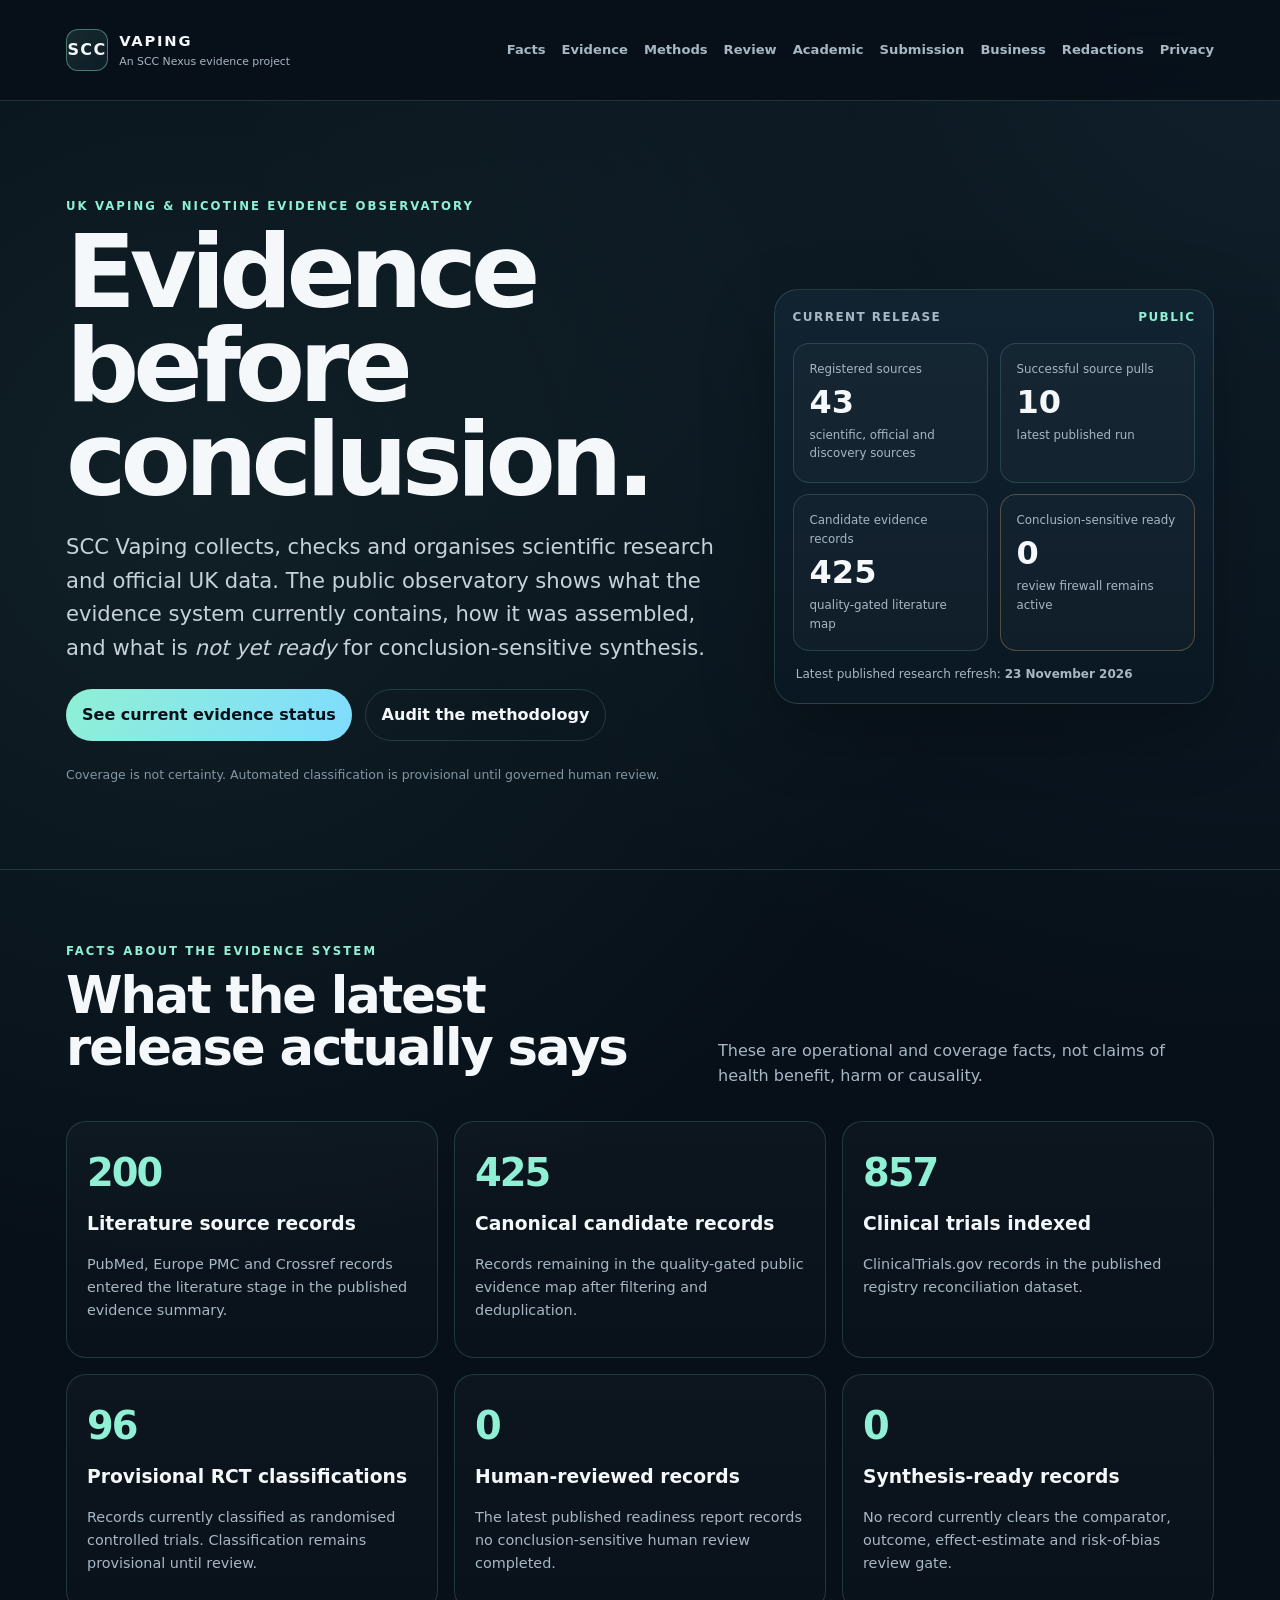
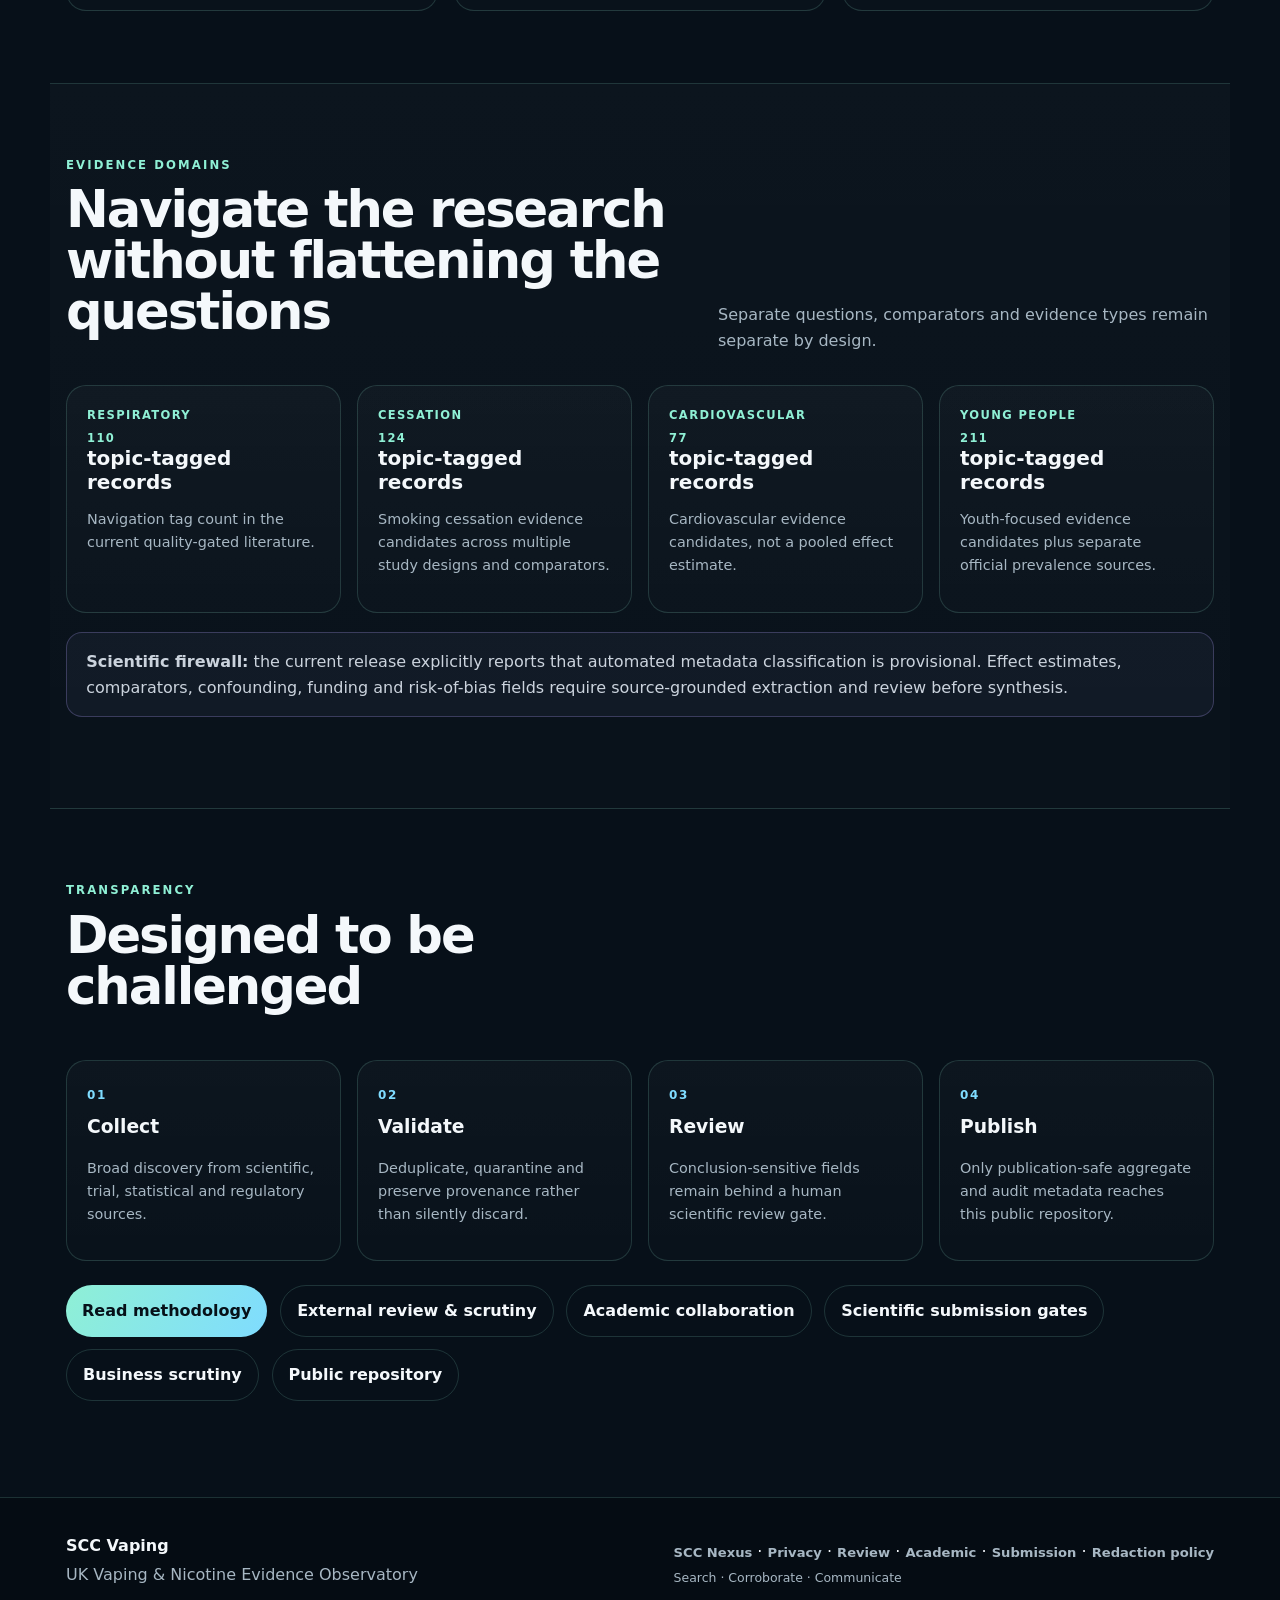
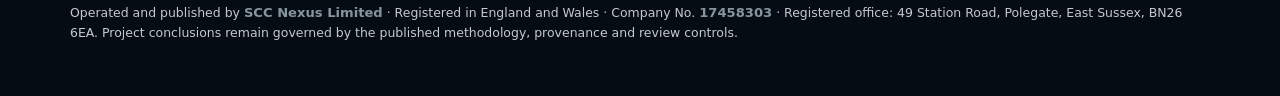
<file: index.html>
<!doctype html>
<html lang="en-GB">
<head>
  <meta charset="utf-8">
  <meta name="viewport" content="width=device-width,initial-scale=1,viewport-fit=cover">
  <title>SCC Vaping — UK Vaping & Nicotine Evidence Observatory</title>
  <meta name="description" content="SCC Vaping is an independent UK vaping and nicotine evidence observatory: public evidence coverage, research status, methodology, provenance and review readiness.">
  <meta name="theme-color" content="#071019">
  <meta name="robots" content="index,follow,max-image-preview:large,max-snippet:-1,max-video-preview:-1">
  <link rel="canonical" href="https://sccvaping.github.io/observatory/">
  <meta property="og:type" content="website">
  <meta property="og:title" content="SCC Vaping — UK Vaping & Nicotine Evidence Observatory">
  <meta property="og:description" content="Evidence before conclusion: transparent coverage, provenance, review readiness and publication safeguards.">
  <meta property="og:url" content="https://sccvaping.github.io/observatory/">
  <meta property="og:site_name" content="SCC Vaping">
  <meta name="twitter:card" content="summary_large_image">
  <link rel="stylesheet" href="assets/site.css">
  <script type="application/ld+json">{"@context":"https://schema.org","@type":"WebSite","name":"SCC Vaping","alternateName":"UK Vaping & Nicotine Evidence Observatory","url":"https://sccvaping.github.io/observatory/","description":"Independent evidence infrastructure for UK vaping and nicotine research, official data and review readiness.","publisher":{"@type":"Organization","name":"SCC Nexus","url":"https://sccnexus.co.uk/"}}</script>
  <script src="assets/site.js" defer></script>
</head>
<body>
<a class="skip" href="#main">Skip to main content</a>
<header class="topbar">
  <div class="wrap nav">
    <a class="brand" href="./" aria-label="SCC Vaping home"><span class="brand-mark">SCC</span><span><strong>VAPING</strong><small>An SCC Nexus evidence project</small></span></a>
    <nav aria-label="Primary">
      <a href="#facts">Facts</a><a href="#evidence">Evidence</a><a href="methodology.html">Methods</a><a href="review.html">Review</a><a href="academic.html">Academic</a><a href="submission.html">Submission</a><a href="business.html">Business</a><a href="redactions.html">Redactions</a><a href="privacy.html">Privacy</a>
    </nav>
  </div>
</header>
<main id="main">
  <section class="hero">
    <div class="wrap hero-grid">
      <div>
        <p class="eyebrow">UK Vaping &amp; Nicotine Evidence Observatory</p>
        <h1>Evidence before conclusion.</h1>
        <p class="lede">SCC Vaping collects, checks and organises scientific research and official UK data. The public observatory shows what the evidence system currently contains, how it was assembled, and what is <em>not yet ready</em> for conclusion-sensitive synthesis.</p>
        <div class="actions"><a class="button" href="#facts">See current evidence status</a><a class="button ghost" href="methodology.html">Audit the methodology</a></div>
        <p class="micro">Coverage is not certainty. Automated classification is provisional until governed human review.</p>
      </div>
      <aside class="pulse" aria-label="Current observatory status">
        <div class="pulse-head"><span>Current release</span><span class="status-dot">PUBLIC</span></div>
        <div class="pulse-grid">
          <article><span>Registered sources</span><strong id="registered-sources">43</strong><small>scientific, official and discovery sources</small></article>
          <article><span>Successful source pulls</span><strong id="successful-sources">10</strong><small>latest published run</small></article>
          <article><span>Candidate evidence records</span><strong id="candidate-evidence-records">425</strong><small>quality-gated literature map</small></article>
          <article class="gate"><span>Conclusion-sensitive ready</span><strong id="conclusion-ready">0</strong><small>review firewall remains active</small></article>
        </div>
        <p class="refresh">Latest published research refresh: <strong id="refresh-date">23 November 2026</strong></p>
      </aside>
    </div>
  </section>

  <section id="facts" class="section wrap">
    <div class="section-head"><div><p class="eyebrow">Facts about the evidence system</p><h2>What the latest release actually says</h2></div><p>These are operational and coverage facts, not claims of health benefit, harm or causality.</p></div>
    <div class="fact-grid">
      <article><b id="literature-source-records">200</b><h3>Literature source records</h3><p>PubMed, Europe PMC and Crossref records entered the literature stage in the published evidence summary.</p></article>
      <article><b id="canonical-candidate-records">425</b><h3>Canonical candidate records</h3><p>Records remaining in the quality-gated public evidence map after filtering and deduplication.</p></article>
      <article><b id="clinical-trials-indexed">857</b><h3>Clinical trials indexed</h3><p>ClinicalTrials.gov records in the published registry reconciliation dataset.</p></article>
      <article><b id="provisional-rct-count">96</b><h3>Provisional RCT classifications</h3><p>Records currently classified as randomised controlled trials. Classification remains provisional until review.</p></article>
      <article><b id="human-reviewed-count">0</b><h3>Human-reviewed records</h3><p>The latest published readiness report records no conclusion-sensitive human review completed.</p></article>
      <article><b id="synthesis-ready-count">0</b><h3>Synthesis-ready records</h3><p>No record currently clears the comparator, outcome, effect-estimate and risk-of-bias review gate.</p></article>
    </div>
  </section>

  <section id="evidence" class="section alt">
    <div class="wrap">
      <div class="section-head"><div><p class="eyebrow">Evidence domains</p><h2>Navigate the research without flattening the questions</h2></div><p>Separate questions, comparators and evidence types remain separate by design.</p></div>
      <div class="domain-grid">
        <article><span>Respiratory</span><strong><span id="respiratory-count">110</span> topic-tagged records</strong><p>Navigation tag count in the current quality-gated literature.</p></article>
        <article><span>Cessation</span><strong><span id="cessation-count">124</span> topic-tagged records</strong><p>Smoking cessation evidence candidates across multiple study designs and comparators.</p></article>
        <article><span>Cardiovascular</span><strong><span id="cardiovascular-count">77</span> topic-tagged records</strong><p>Cardiovascular evidence candidates, not a pooled effect estimate.</p></article>
        <article><span>Young people</span><strong><span id="youth-count">211</span> topic-tagged records</strong><p>Youth-focused evidence candidates plus separate official prevalence sources.</p></article>
      </div>
      <div class="notice"><strong>Scientific firewall:</strong> the current release explicitly reports that automated metadata classification is provisional. Effect estimates, comparators, confounding, funding and risk-of-bias fields require source-grounded extraction and review before synthesis.</div>
    </div>
  </section>

  <section class="section wrap">
    <div class="section-head"><div><p class="eyebrow">Transparency</p><h2>Designed to be challenged</h2></div></div>
    <div class="steps"><article><b>01</b><h3>Collect</h3><p>Broad discovery from scientific, trial, statistical and regulatory sources.</p></article><article><b>02</b><h3>Validate</h3><p>Deduplicate, quarantine and preserve provenance rather than silently discard.</p></article><article><b>03</b><h3>Review</h3><p>Conclusion-sensitive fields remain behind a human scientific review gate.</p></article><article><b>04</b><h3>Publish</h3><p>Only publication-safe aggregate and audit metadata reaches this public repository.</p></article></div>
    <div class="actions lower"><a class="button" href="methodology.html">Read methodology</a><a class="button ghost" href="review.html">External review &amp; scrutiny</a><a class="button ghost" href="academic.html">Academic collaboration</a><a class="button ghost" href="submission.html">Scientific submission gates</a><a class="button ghost" href="business.html">Business scrutiny</a><a class="button ghost" href="https://github.com/sccvaping/observatory">Public repository</a></div>
  </section>
</main>
<footer><div class="wrap footer-grid"><div><strong>SCC Vaping</strong><p>UK Vaping &amp; Nicotine Evidence Observatory</p></div><div><a href="https://sccnexus.co.uk/">SCC Nexus</a><span> · </span><a href="privacy.html">Privacy</a><span> · </span><a href="review.html">Review</a><span> · </span><a href="academic.html">Academic</a><span> · </span><a href="submission.html">Submission</a><span> · </span><a href="redactions.html">Redaction policy</a><p class="micro">Search · Corroborate · Communicate</p></div></div></footer>
</body>
</html>
</file>
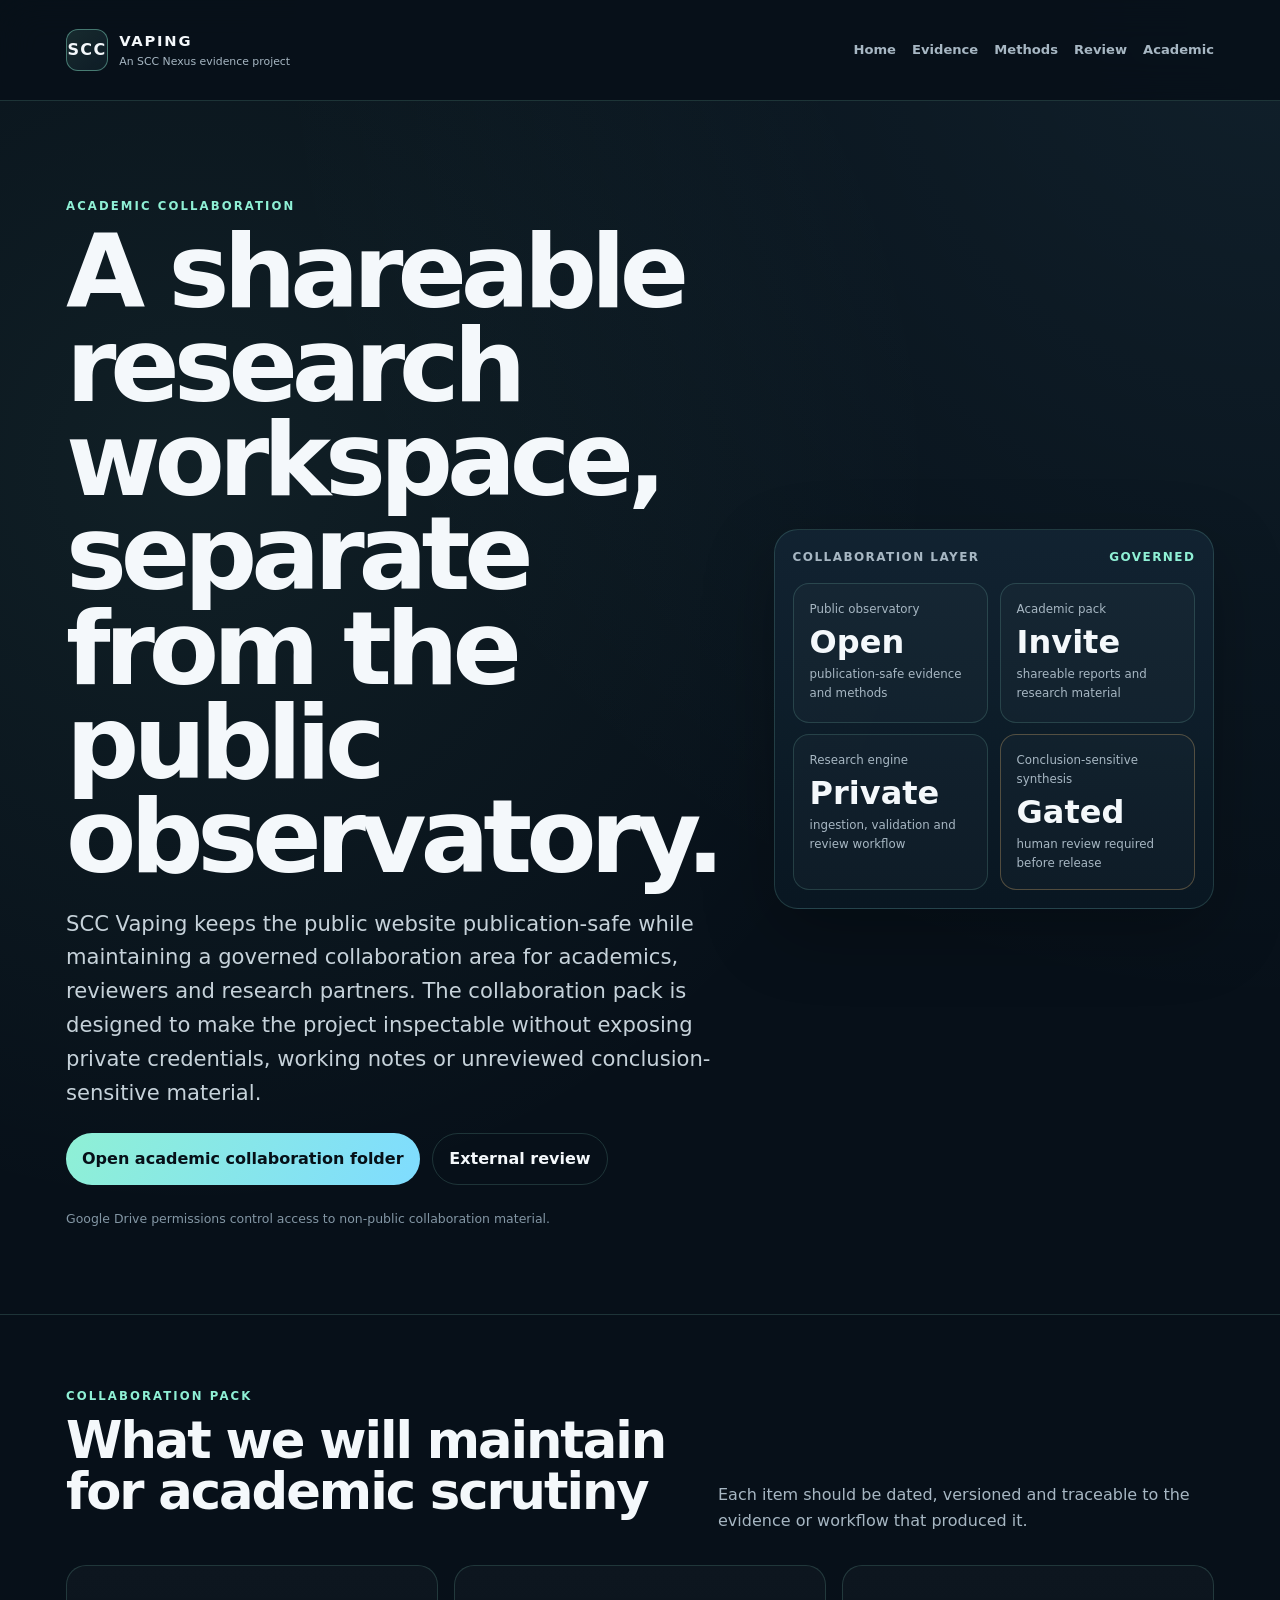
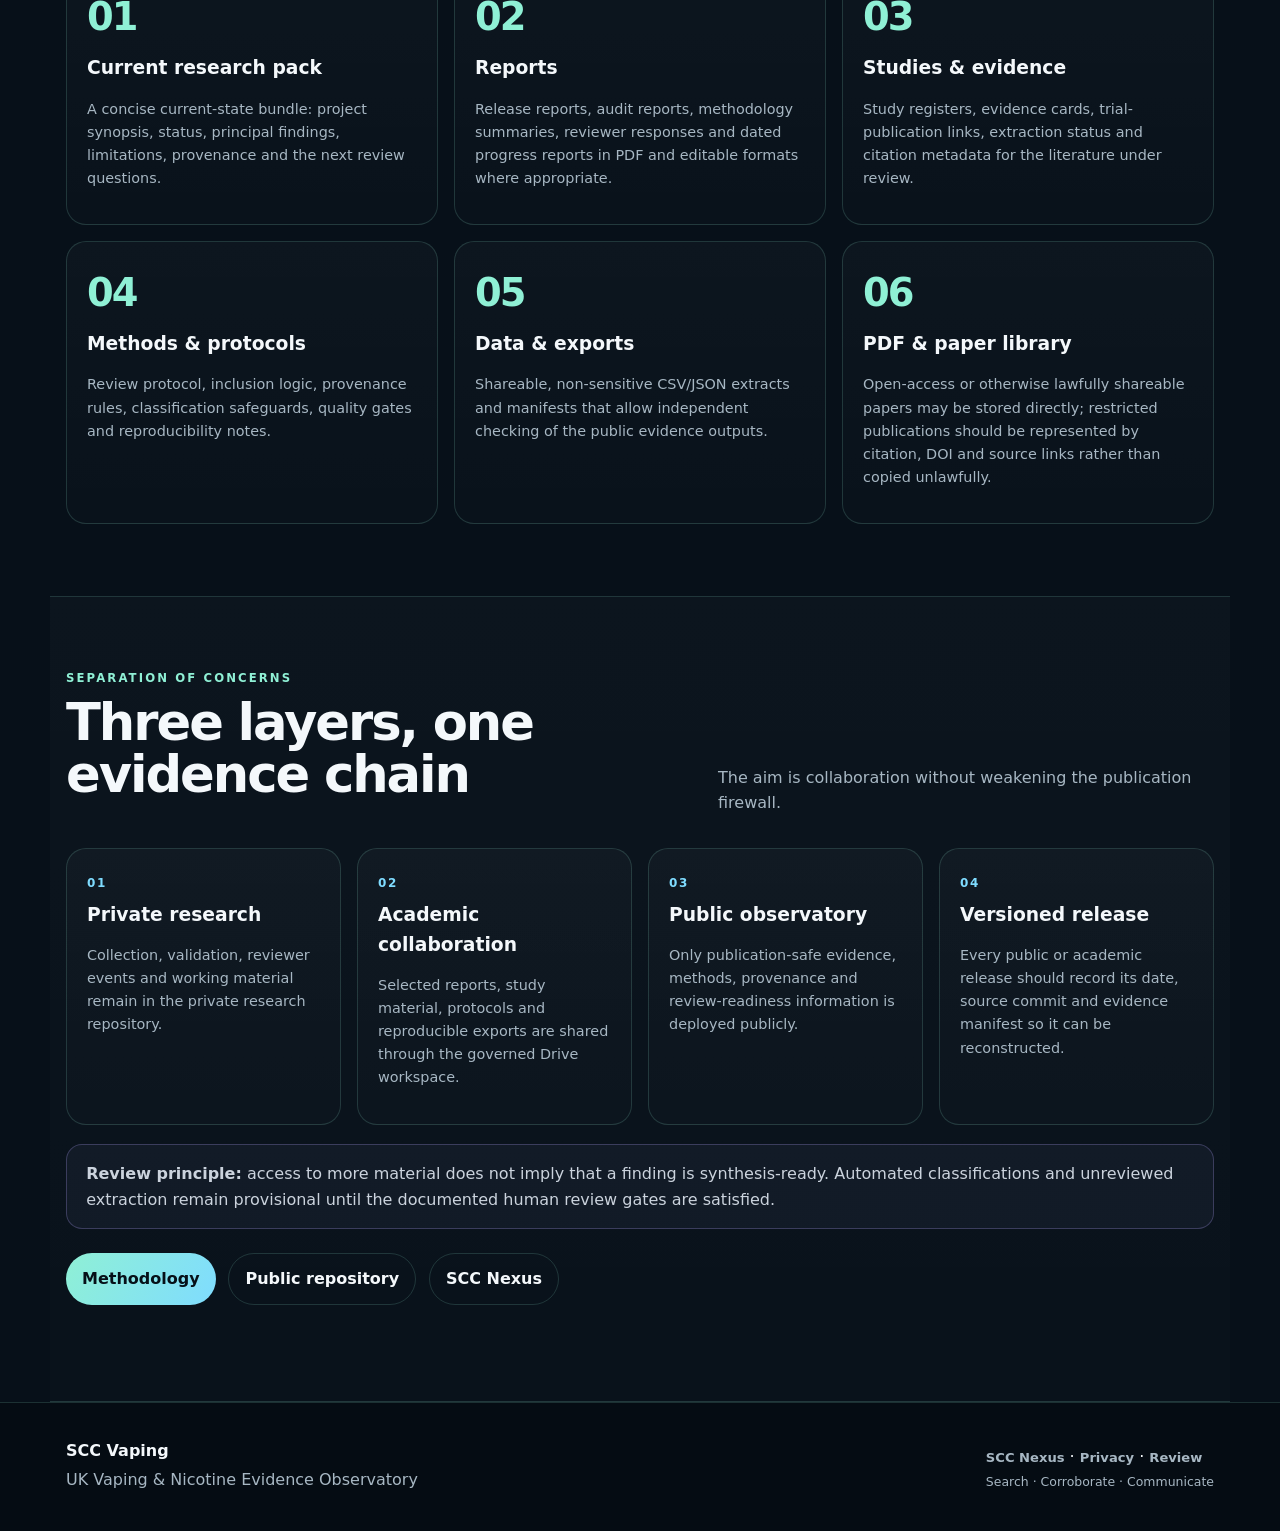
<file: academic.html>
<!doctype html>
<html lang="en-GB">
<head>
  <meta charset="utf-8">
  <meta name="viewport" content="width=device-width,initial-scale=1,viewport-fit=cover">
  <title>Academic collaboration — SCC Vaping</title>
  <meta name="description" content="Academic collaboration resources for the SCC Vaping UK Vaping & Nicotine Evidence Observatory: research packs, reports, study records, methods, data exports and review material.">
  <meta name="theme-color" content="#071019">
  <meta name="robots" content="index,follow">
  <link rel="canonical" href="https://sccvaping.github.io/observatory/academic.html">
  <link rel="stylesheet" href="assets/site.css">
</head>
<body>
<a class="skip" href="#main">Skip to main content</a>
<header class="topbar">
  <div class="wrap nav">
    <a class="brand" href="./" aria-label="SCC Vaping home"><span class="brand-mark">SCC</span><span><strong>VAPING</strong><small>An SCC Nexus evidence project</small></span></a>
    <nav aria-label="Primary">
      <a href="./">Home</a><a href="evidence.html">Evidence</a><a href="methodology.html">Methods</a><a href="review.html">Review</a><a href="academic.html" aria-current="page">Academic</a>
    </nav>
  </div>
</header>
<main id="main">
  <section class="hero">
    <div class="wrap hero-grid">
      <div>
        <p class="eyebrow">Academic collaboration</p>
        <h1>A shareable research workspace, separate from the public observatory.</h1>
        <p class="lede">SCC Vaping keeps the public website publication-safe while maintaining a governed collaboration area for academics, reviewers and research partners. The collaboration pack is designed to make the project inspectable without exposing private credentials, working notes or unreviewed conclusion-sensitive material.</p>
        <div class="actions"><a class="button" href="https://drive.google.com/drive/folders/13voBRhmEVDk4vs5W9rpMuE8yhSI-9Bzx">Open academic collaboration folder</a><a class="button ghost" href="review.html">External review</a></div>
        <p class="micro">Google Drive permissions control access to non-public collaboration material.</p>
      </div>
      <aside class="pulse" aria-label="Academic collaboration status">
        <div class="pulse-head"><span>Collaboration layer</span><span class="status-dot">GOVERNED</span></div>
        <div class="pulse-grid">
          <article><span>Public observatory</span><strong>Open</strong><small>publication-safe evidence and methods</small></article>
          <article><span>Academic pack</span><strong>Invite</strong><small>shareable reports and research material</small></article>
          <article><span>Research engine</span><strong>Private</strong><small>ingestion, validation and review workflow</small></article>
          <article class="gate"><span>Conclusion-sensitive synthesis</span><strong>Gated</strong><small>human review required before release</small></article>
        </div>
      </aside>
    </div>
  </section>

  <section class="section wrap">
    <div class="section-head"><div><p class="eyebrow">Collaboration pack</p><h2>What we will maintain for academic scrutiny</h2></div><p>Each item should be dated, versioned and traceable to the evidence or workflow that produced it.</p></div>
    <div class="fact-grid">
      <article><b>01</b><h3>Current research pack</h3><p>A concise current-state bundle: project synopsis, status, principal findings, limitations, provenance and the next review questions.</p></article>
      <article><b>02</b><h3>Reports</h3><p>Release reports, audit reports, methodology summaries, reviewer responses and dated progress reports in PDF and editable formats where appropriate.</p></article>
      <article><b>03</b><h3>Studies &amp; evidence</h3><p>Study registers, evidence cards, trial-publication links, extraction status and citation metadata for the literature under review.</p></article>
      <article><b>04</b><h3>Methods &amp; protocols</h3><p>Review protocol, inclusion logic, provenance rules, classification safeguards, quality gates and reproducibility notes.</p></article>
      <article><b>05</b><h3>Data &amp; exports</h3><p>Shareable, non-sensitive CSV/JSON extracts and manifests that allow independent checking of the public evidence outputs.</p></article>
      <article><b>06</b><h3>PDF &amp; paper library</h3><p>Open-access or otherwise lawfully shareable papers may be stored directly; restricted publications should be represented by citation, DOI and source links rather than copied unlawfully.</p></article>
    </div>
  </section>

  <section class="section alt">
    <div class="wrap">
      <div class="section-head"><div><p class="eyebrow">Separation of concerns</p><h2>Three layers, one evidence chain</h2></div><p>The aim is collaboration without weakening the publication firewall.</p></div>
      <div class="steps">
        <article><b>01</b><h3>Private research</h3><p>Collection, validation, reviewer events and working material remain in the private research repository.</p></article>
        <article><b>02</b><h3>Academic collaboration</h3><p>Selected reports, study material, protocols and reproducible exports are shared through the governed Drive workspace.</p></article>
        <article><b>03</b><h3>Public observatory</h3><p>Only publication-safe evidence, methods, provenance and review-readiness information is deployed publicly.</p></article>
        <article><b>04</b><h3>Versioned release</h3><p>Every public or academic release should record its date, source commit and evidence manifest so it can be reconstructed.</p></article>
      </div>
      <div class="notice"><strong>Review principle:</strong> access to more material does not imply that a finding is synthesis-ready. Automated classifications and unreviewed extraction remain provisional until the documented human review gates are satisfied.</div>
      <div class="actions lower"><a class="button" href="methodology.html">Methodology</a><a class="button ghost" href="https://github.com/sccvaping/observatory">Public repository</a><a class="button ghost" href="https://sccnexus.co.uk/">SCC Nexus</a></div>
    </div>
  </section>
</main>
<footer><div class="wrap footer-grid"><div><strong>SCC Vaping</strong><p>UK Vaping &amp; Nicotine Evidence Observatory</p></div><div><a href="https://sccnexus.co.uk/">SCC Nexus</a><span> · </span><a href="privacy.html">Privacy</a><span> · </span><a href="review.html">Review</a><p class="micro">Search · Corroborate · Communicate</p></div></div></footer>
</body>
</html>
</file>
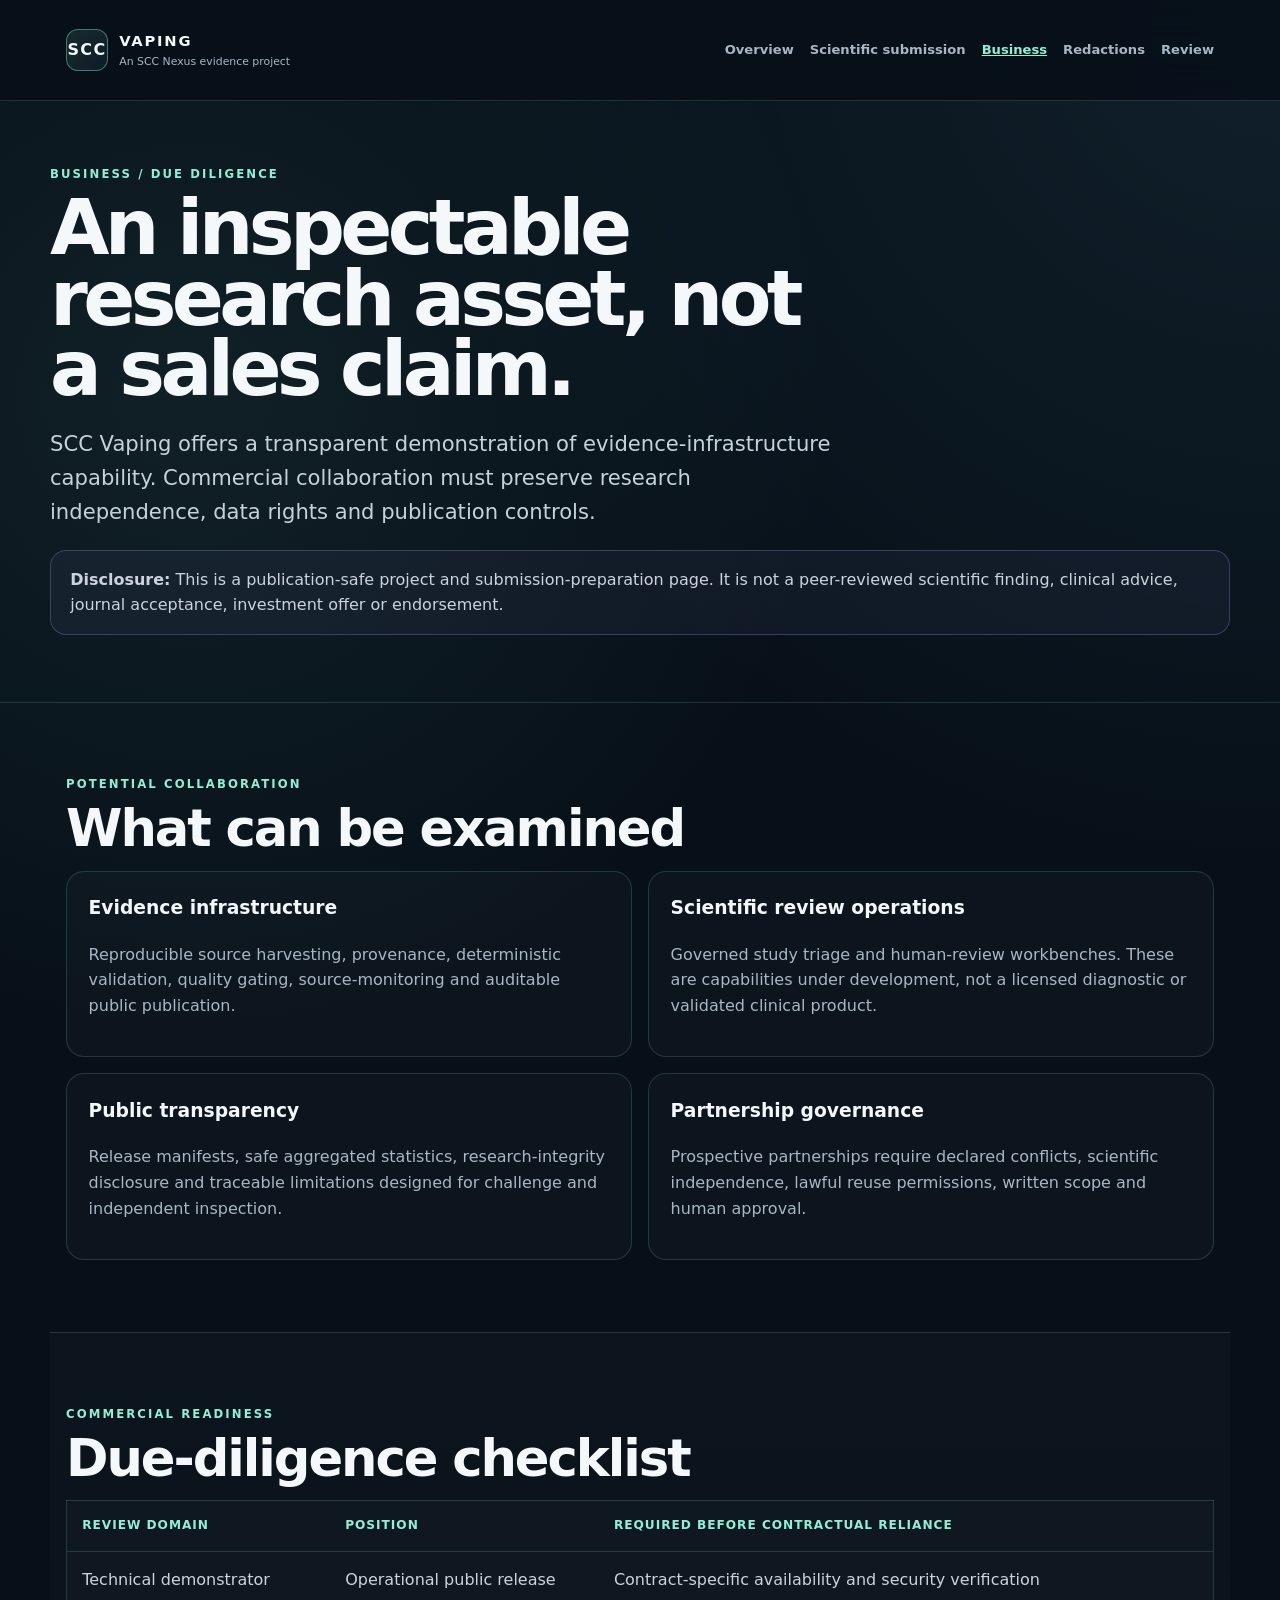
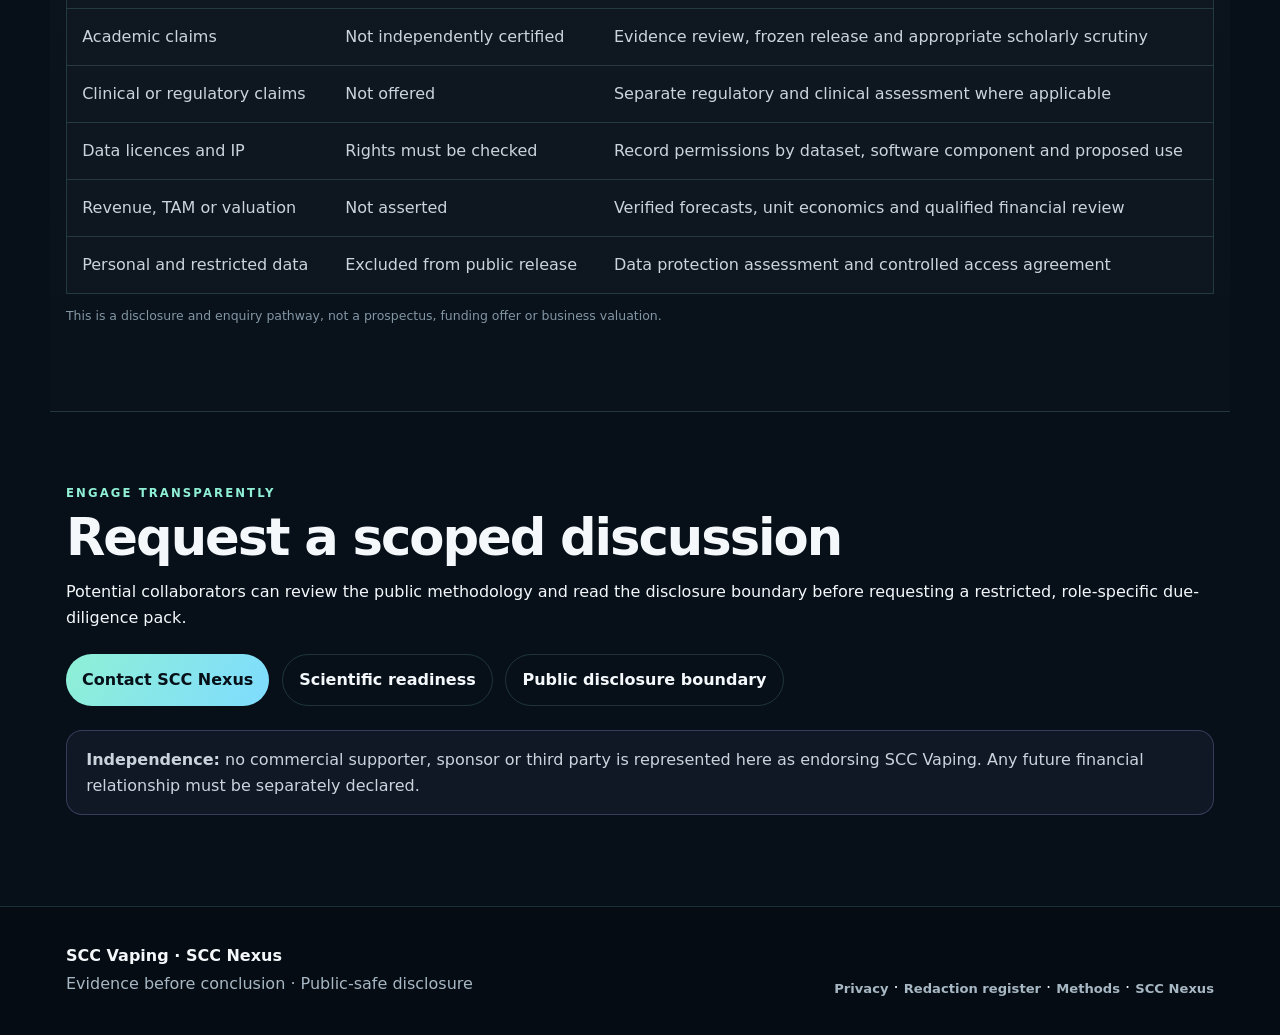
<file: business.html>
<!doctype html>
<html lang="en-GB"><head>
<meta charset="utf-8"><meta name="viewport" content="width=device-width,initial-scale=1">
<meta name="theme-color" content="#071019"><meta name="robots" content="index,follow">
<title>Business and collaboration due diligence — SCC Vaping</title><meta name="description" content="Business-facing SCC Vaping collaboration and due-diligence disclosure without fabricated market, revenue or scientific-efficacy claims.">
<link rel="canonical" href="https://sccvaping.github.io/observatory/business.html">
<meta property="og:type" content="website"><meta property="og:title" content="Business and collaboration due diligence — SCC Vaping">
<meta property="og:description" content="Business-facing SCC Vaping collaboration and due-diligence disclosure without fabricated market, revenue or scientific-efficacy claims."><meta property="og:url" content="https://sccvaping.github.io/observatory/business.html">
<link rel="stylesheet" href="assets/site.css"><link rel="stylesheet" href="assets/submission.css">
<script src="assets/submission-status.js" defer></script></head>
<body><a class="skip" href="#main">Skip to content</a>
<header class="topbar"><div class="wrap nav"><a class="brand" href="./" aria-label="SCC Vaping home"><span class="brand-mark">SCC</span><span><strong>VAPING</strong><small>An SCC Nexus evidence project</small></span></a><nav aria-label="Submission navigation">
<a href="./">Overview</a><a href="submission.html">Scientific submission</a><a href="business.html" aria-current="page">Business</a><a href="redactions.html">Redactions</a><a href="review.html">Review</a></nav></div></header>
<main id="main"><section class="hero compact"><p class="eyebrow">Business / due diligence</p><h1>An inspectable research asset, not a sales claim.</h1><p class="lede">SCC Vaping offers a transparent demonstration of evidence-infrastructure capability. Commercial collaboration must preserve research independence, data rights and publication controls.</p>
<div class="notice" role="note"><strong>Disclosure:</strong> This is a publication-safe project and submission-preparation page. It is not a peer-reviewed scientific finding, clinical advice, journal acceptance, investment offer or endorsement.</div></section>

<section class="section wrap"><p class="eyebrow">Potential collaboration</p><h2>What can be examined</h2><div class="portal-grid">
<article><h3>Evidence infrastructure</h3><p>Reproducible source harvesting, provenance, deterministic validation, quality gating, source-monitoring and auditable public publication.</p></article>
<article><h3>Scientific review operations</h3><p>Governed study triage and human-review workbenches. These are capabilities under development, not a licensed diagnostic or validated clinical product.</p></article>
<article><h3>Public transparency</h3><p>Release manifests, safe aggregated statistics, research-integrity disclosure and traceable limitations designed for challenge and independent inspection.</p></article>
<article><h3>Partnership governance</h3><p>Prospective partnerships require declared conflicts, scientific independence, lawful reuse permissions, written scope and human approval.</p></article>
</div></section>
<section class="section alt"><div class="wrap"><p class="eyebrow">Commercial readiness</p><h2>Due-diligence checklist</h2><table class="portal-table"><thead><tr><th>Review domain</th><th>Position</th><th>Required before contractual reliance</th></tr></thead><tbody>
<tr><td>Technical demonstrator</td><td>Operational public release</td><td>Contract-specific availability and security verification</td></tr>
<tr><td>Academic claims</td><td>Not independently certified</td><td>Evidence review, frozen release and appropriate scholarly scrutiny</td></tr>
<tr><td>Clinical or regulatory claims</td><td>Not offered</td><td>Separate regulatory and clinical assessment where applicable</td></tr>
<tr><td>Data licences and IP</td><td>Rights must be checked</td><td>Record permissions by dataset, software component and proposed use</td></tr>
<tr><td>Revenue, TAM or valuation</td><td>Not asserted</td><td>Verified forecasts, unit economics and qualified financial review</td></tr>
<tr><td>Personal and restricted data</td><td>Excluded from public release</td><td>Data protection assessment and controlled access agreement</td></tr>
</tbody></table><p class="micro">This is a disclosure and enquiry pathway, not a prospectus, funding offer or business valuation.</p></div></section>
<section class="section wrap"><p class="eyebrow">Engage transparently</p><h2>Request a scoped discussion</h2><p>Potential collaborators can review the public methodology and read the disclosure boundary before requesting a restricted, role-specific due-diligence pack.</p><div class="actions"><a class="button" href="https://sccnexus.co.uk/contact.html">Contact SCC Nexus</a><a class="button ghost" href="submission.html">Scientific readiness</a><a class="button ghost" href="redactions.html">Public disclosure boundary</a></div>
<div class="notice"><strong>Independence:</strong> no commercial supporter, sponsor or third party is represented here as endorsing SCC Vaping. Any future financial relationship must be separately declared.</div></section></main>
<footer><div class="wrap footer-grid"><div><strong>SCC Vaping · SCC Nexus</strong><p>Evidence before conclusion · Public-safe disclosure</p></div><div><a href="privacy.html">Privacy</a> · <a href="redactions.html">Redaction register</a> · <a href="methodology.html">Methods</a> · <a href="https://sccnexus.co.uk/projects/scc-vaping.html">SCC Nexus</a></div></div></footer>
</body></html>
</file>
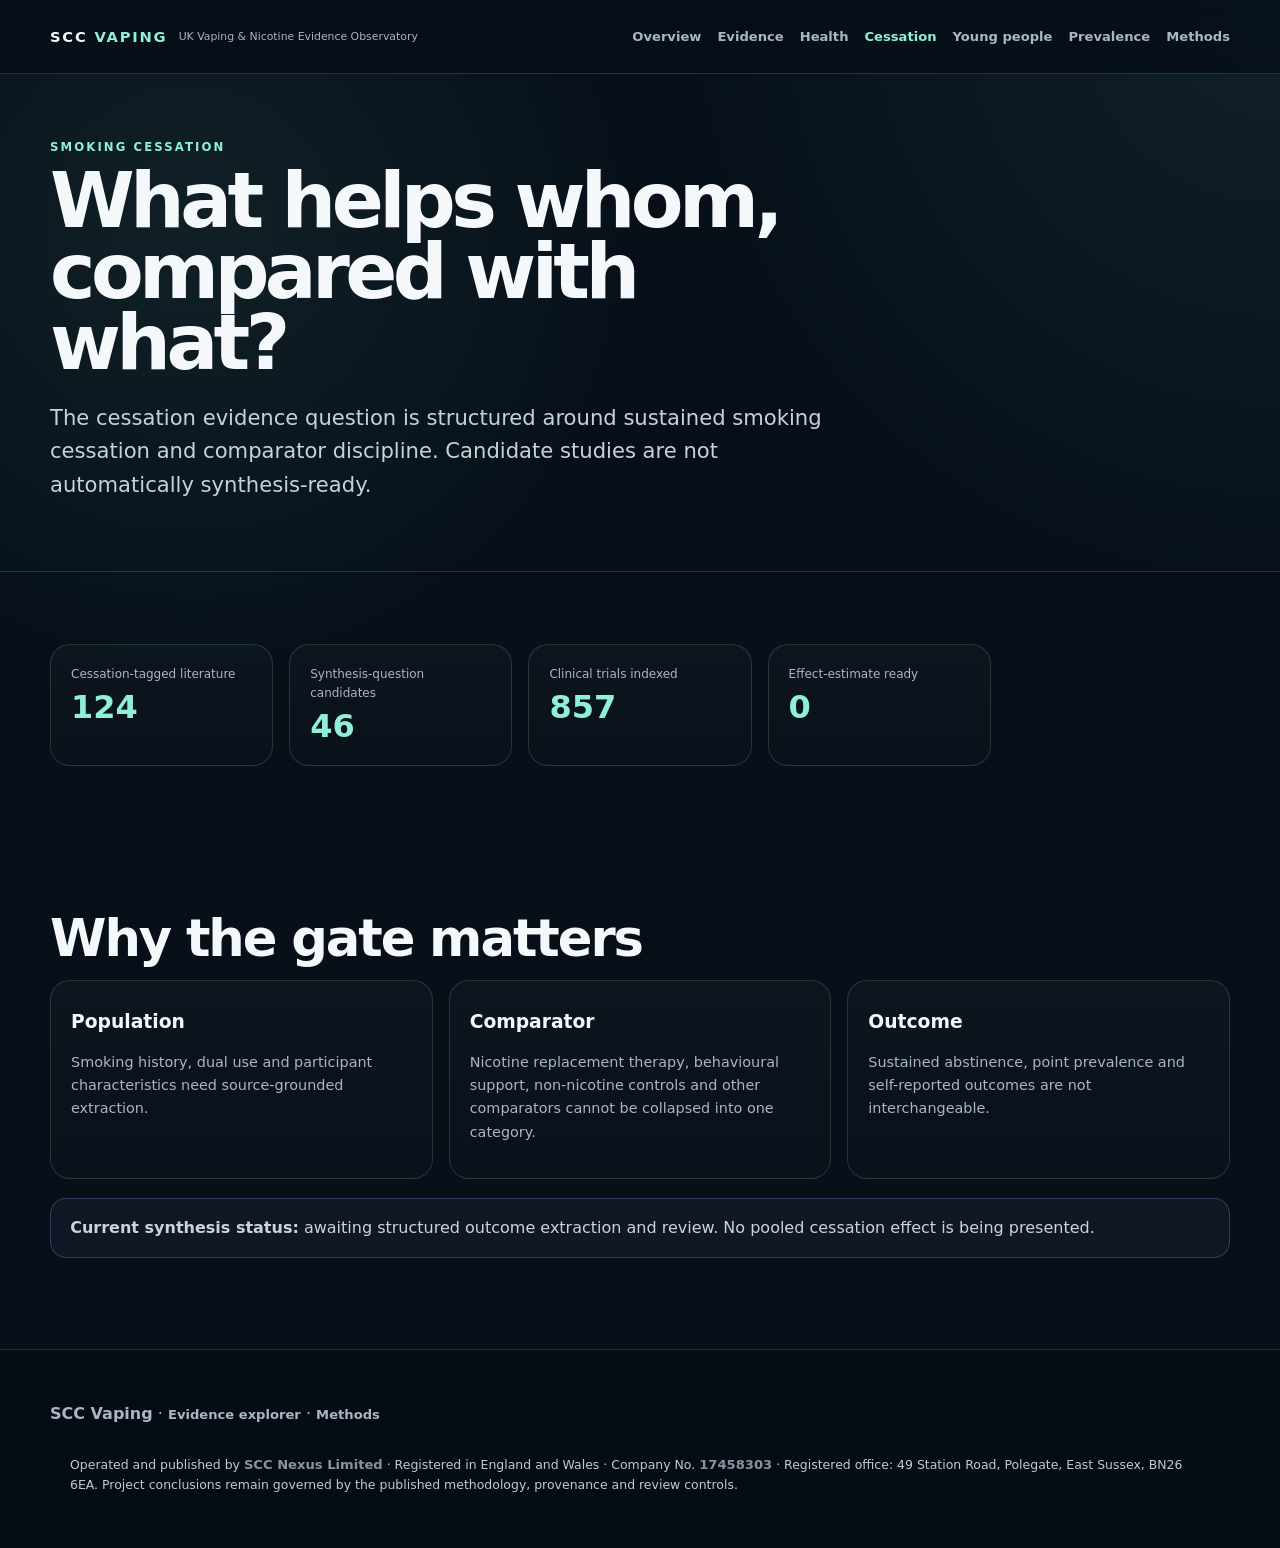
<file: cessation.html>
<!doctype html><html lang="en-GB"><head><meta charset="utf-8"><meta name="viewport" content="width=device-width,initial-scale=1"><title>Smoking cessation evidence — SCC Vaping</title><meta name="description" content="SCC Vaping evidence inventory for nicotine e-cigarettes and sustained smoking cessation."><link rel="stylesheet" href="assets/site.css"><script src="assets/site.js" defer></script></head><body><header><a class="brand" href="index.html"><b>SCC <span>VAPING</span></b><small>UK Vaping &amp; Nicotine Evidence Observatory</small></a><nav><a href="index.html">Overview</a><a href="evidence.html">Evidence</a><a href="health.html">Health</a><a class="active" href="cessation.html">Cessation</a><a href="young-people.html">Young people</a><a href="prevalence.html">Prevalence</a><a href="methodology.html">Methods</a></nav></header><main><section class="hero compact"><p class="eyebrow">Smoking cessation</p><h1>What helps whom, compared with what?</h1><p class="lede">The cessation evidence question is structured around sustained smoking cessation and comparator discipline. Candidate studies are not automatically synthesis-ready.</p></section><section class="section"><div class="stats"><article><span>Cessation-tagged literature</span><strong id="cessation-tagged-literature">149</strong></article><article><span>Synthesis-question candidates</span><strong id="cessation-synthesis-candidates">66</strong></article><article><span>Clinical trials indexed</span><strong id="cessation-clinical-trials">834</strong></article><article><span>Effect-estimate ready</span><strong id="cessation-effect-ready">0</strong></article></div></section><section class="section"><h2>Why the gate matters</h2><div class="cards"><article><h3>Population</h3><p>Smoking history, dual use and participant characteristics need source-grounded extraction.</p></article><article><h3>Comparator</h3><p>Nicotine replacement therapy, behavioural support, non-nicotine controls and other comparators cannot be collapsed into one category.</p></article><article><h3>Outcome</h3><p>Sustained abstinence, point prevalence and self-reported outcomes are not interchangeable.</p></article></div><div class="notice"><strong>Current synthesis status:</strong> awaiting structured outcome extraction and review. No pooled cessation effect is being presented.</div></section></main><footer><p><strong>SCC Vaping</strong> · <a href="evidence.html">Evidence explorer</a> · <a href="methodology.html">Methods</a></p></footer></body></html>
</file>
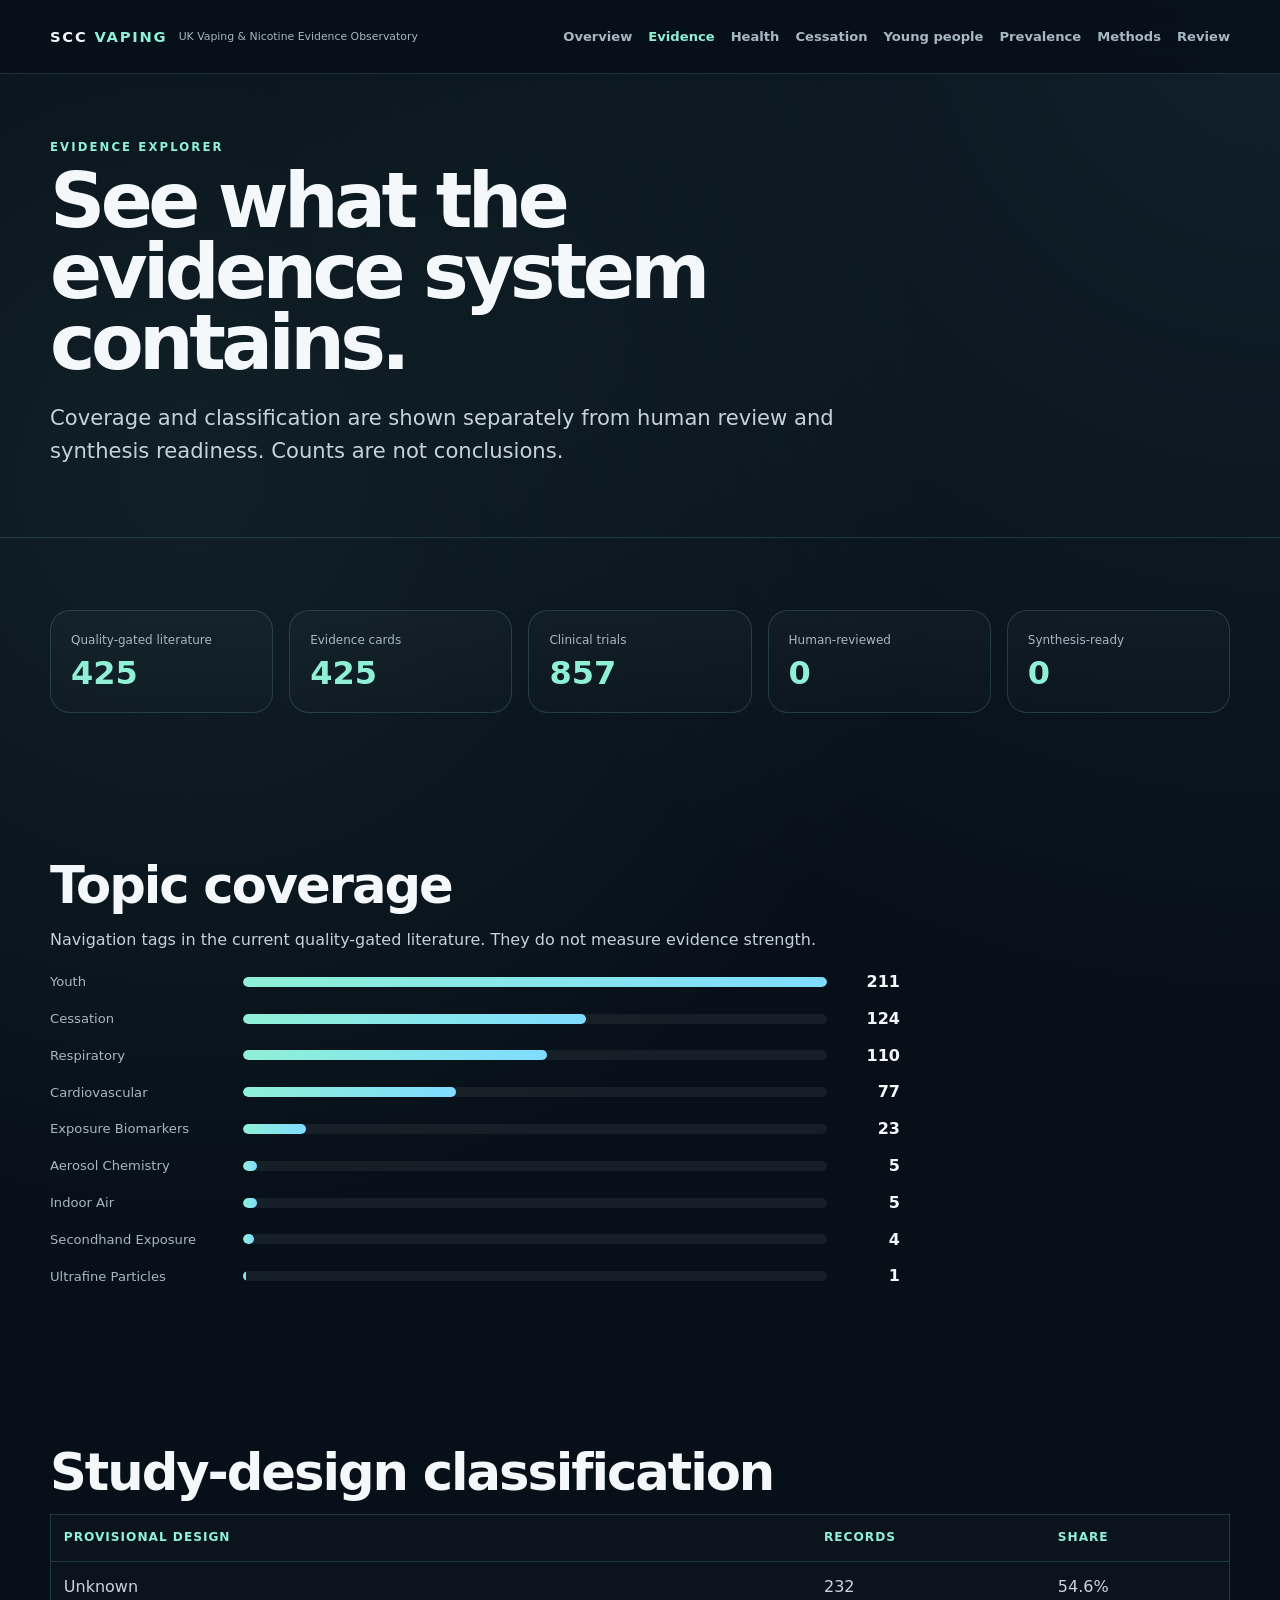
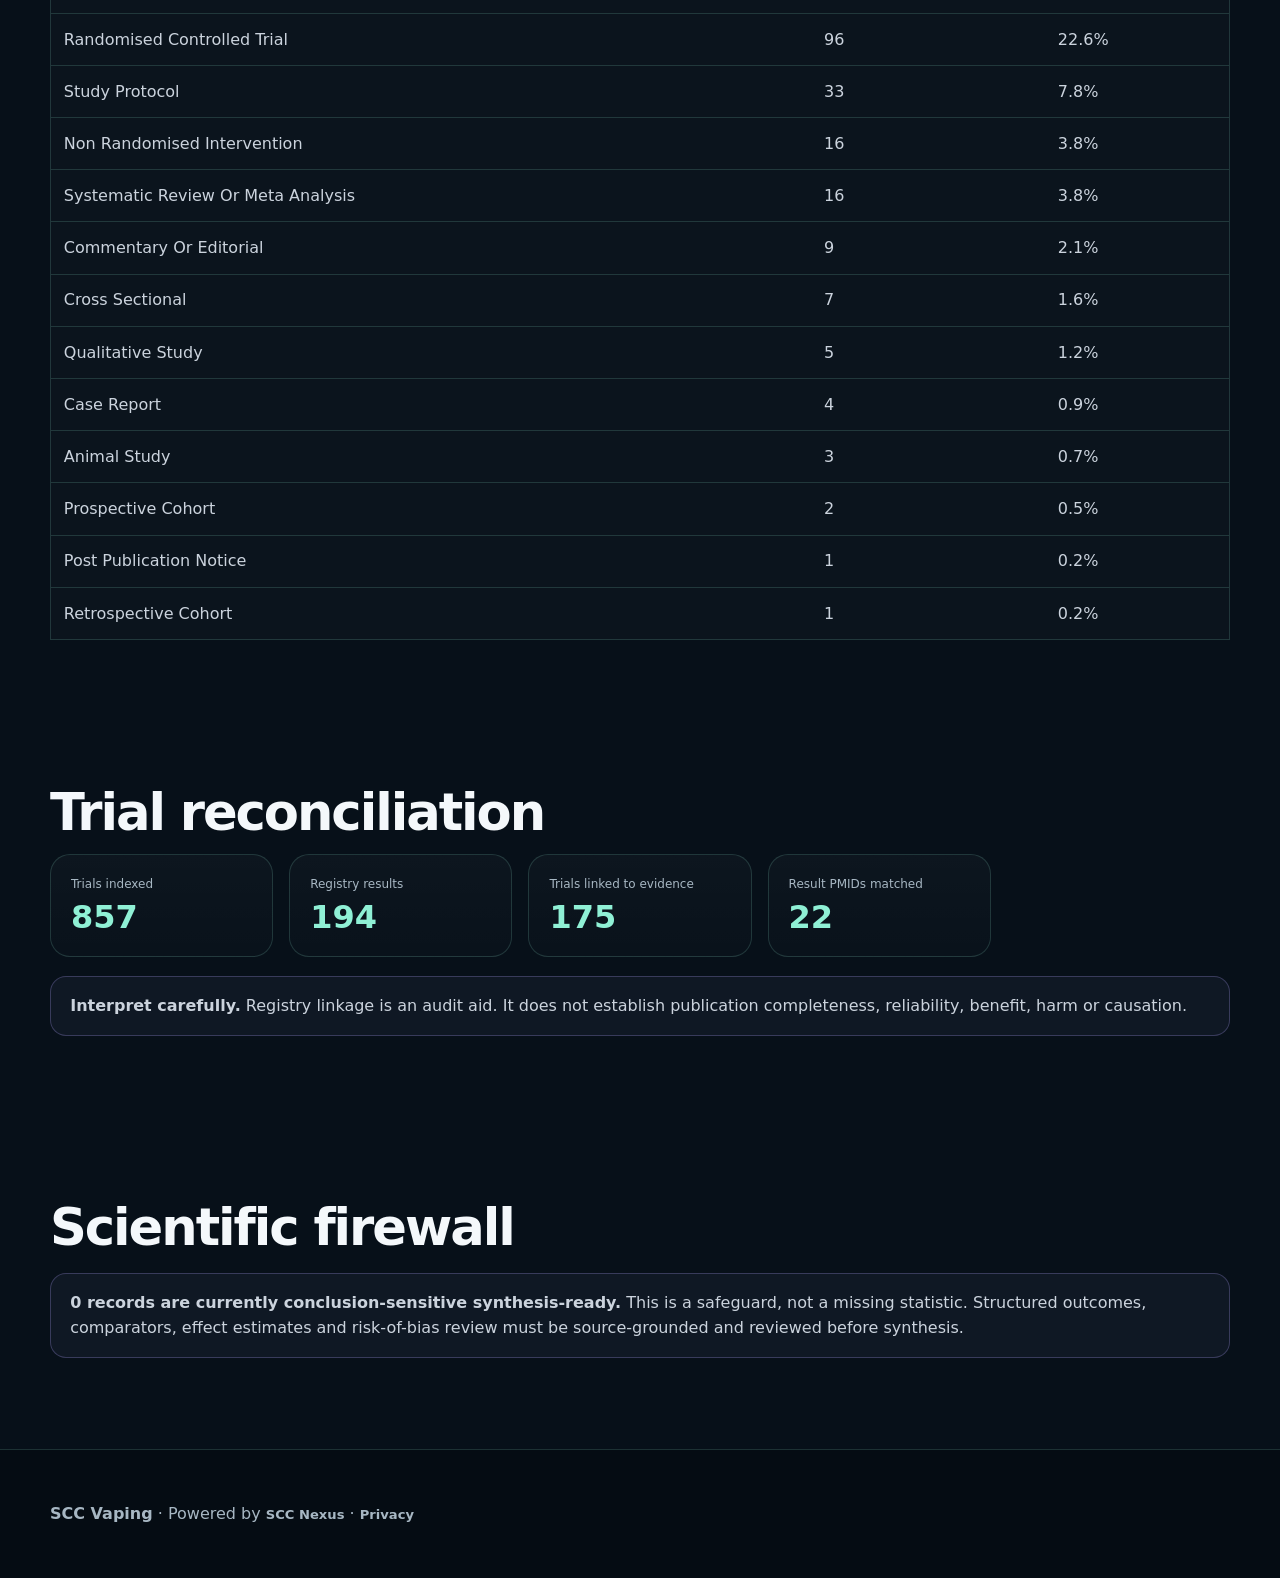
<file: evidence.html>
<!doctype html><html lang="en-GB"><head><meta charset="utf-8"><meta name="viewport" content="width=device-width,initial-scale=1"><title>Evidence landscape — SCC Vaping</title><meta name="description" content="Explore the current SCC Vaping evidence inventory, scientific maturity, topic coverage and trial reconciliation."><link rel="canonical" href="https://sccvaping.github.io/observatory/evidence.html"><link rel="stylesheet" href="assets/site.css"><script src="assets/evidence.js" defer></script></head><body><header><a class="brand" href="index.html"><b>SCC <span>VAPING</span></b><small>UK Vaping &amp; Nicotine Evidence Observatory</small></a><nav><a href="index.html">Overview</a><a class="active" href="evidence.html">Evidence</a><a href="health.html">Health</a><a href="cessation.html">Cessation</a><a href="young-people.html">Young people</a><a href="prevalence.html">Prevalence</a><a href="methodology.html">Methods</a><a href="review.html">Review</a></nav></header><main><section class="hero compact"><p class="eyebrow">Evidence explorer</p><h1>See what the evidence system contains.</h1><p class="lede">Coverage and classification are shown separately from human review and synthesis readiness. Counts are not conclusions.</p></section><section class="section"><div class="stats"><article><span>Quality-gated literature</span><strong id="lit">—</strong></article><article><span>Evidence cards</span><strong id="cards">—</strong></article><article><span>Clinical trials</span><strong id="trials">—</strong></article><article><span>Human-reviewed</span><strong id="reviewed">—</strong></article><article><span>Synthesis-ready</span><strong id="ready">—</strong></article></div></section><section class="section"><h2>Topic coverage</h2><p class="intro">Navigation tags in the current quality-gated literature. They do not measure evidence strength.</p><div id="topics" class="bars"></div></section><section class="section"><h2>Study-design classification</h2><div class="table-wrap"><table><thead><tr><th>Provisional design</th><th>Records</th><th>Share</th></tr></thead><tbody id="designs"></tbody></table></div></section><section class="section"><h2>Trial reconciliation</h2><div class="stats"><article><span>Trials indexed</span><strong id="t-indexed">—</strong></article><article><span>Registry results</span><strong id="t-results">—</strong></article><article><span>Trials linked to evidence</span><strong id="t-linked">—</strong></article><article><span>Result PMIDs matched</span><strong id="t-pmids">—</strong></article></div><div class="notice"><strong>Interpret carefully.</strong> Registry linkage is an audit aid. It does not establish publication completeness, reliability, benefit, harm or causation.</div></section><section class="section"><h2>Scientific firewall</h2><div class="notice"><strong>0 records are currently conclusion-sensitive synthesis-ready.</strong> This is a safeguard, not a missing statistic. Structured outcomes, comparators, effect estimates and risk-of-bias review must be source-grounded and reviewed before synthesis.</div></section></main><footer><p><strong>SCC Vaping</strong> · Powered by <a href="https://sccnexus.co.uk/">SCC Nexus</a> · <a href="privacy.html">Privacy</a></p></footer></body></html>
</file>
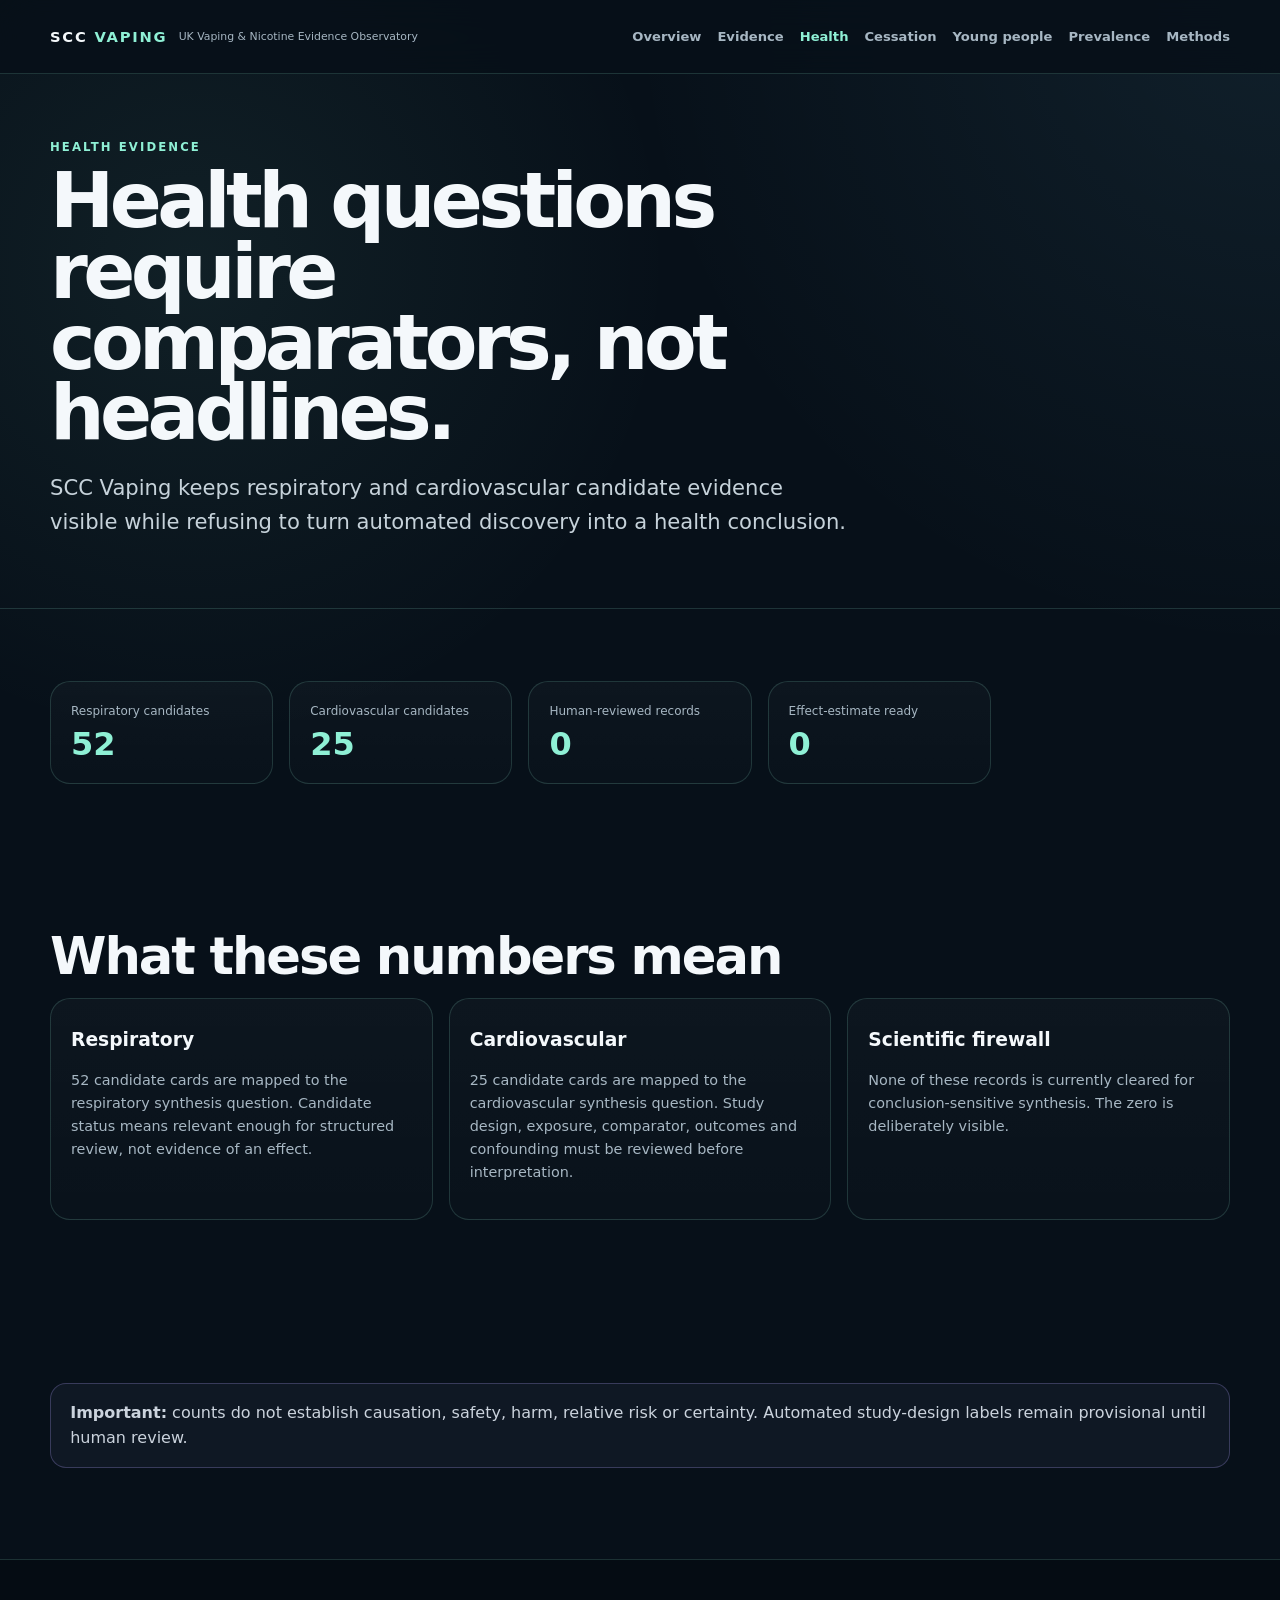
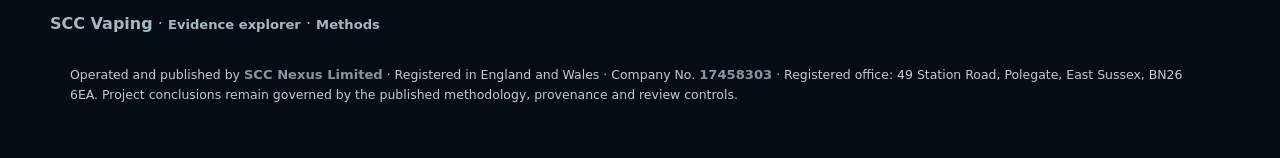
<file: health.html>
<!doctype html><html lang="en-GB"><head><meta charset="utf-8"><meta name="viewport" content="width=device-width,initial-scale=1"><title>Health evidence — SCC Vaping</title><meta name="description" content="Respiratory and cardiovascular vaping evidence inventory with explicit review and synthesis boundaries."><link rel="stylesheet" href="assets/site.css"><script src="assets/site.js" defer></script></head><body><header><a class="brand" href="index.html"><b>SCC <span>VAPING</span></b><small>UK Vaping &amp; Nicotine Evidence Observatory</small></a><nav><a href="index.html">Overview</a><a href="evidence.html">Evidence</a><a class="active" href="health.html">Health</a><a href="cessation.html">Cessation</a><a href="young-people.html">Young people</a><a href="prevalence.html">Prevalence</a><a href="methodology.html">Methods</a></nav></header><main><section class="hero compact"><p class="eyebrow">Health evidence</p><h1>Health questions require comparators, not headlines.</h1><p class="lede">SCC Vaping keeps respiratory and cardiovascular candidate evidence visible while refusing to turn automated discovery into a health conclusion.</p></section><section class="section"><div class="stats"><article><span>Respiratory candidates</span><strong id="respiratory-synthesis-candidates">98</strong></article><article><span>Cardiovascular candidates</span><strong id="cardiovascular-synthesis-candidates">40</strong></article><article><span>Human-reviewed records</span><strong id="health-human-reviewed">0</strong></article><article><span>Effect-estimate ready</span><strong id="health-effect-ready">0</strong></article></div></section><section class="section"><h2>What these numbers mean</h2><div class="cards"><article><h3>Respiratory</h3><p><span id="respiratory-synthesis-text">98</span> candidate cards are mapped to the respiratory synthesis question. Candidate status means relevant enough for structured review, not evidence of an effect.</p></article><article><h3>Cardiovascular</h3><p><span id="cardiovascular-synthesis-text">40</span> candidate cards are mapped to the cardiovascular synthesis question. Study design, exposure, comparator, outcomes and confounding must be reviewed before interpretation.</p></article><article><h3>Scientific firewall</h3><p>None of these records is currently cleared for conclusion-sensitive synthesis. The zero is deliberately visible.</p></article></div></section><section class="section"><div class="notice"><strong>Important:</strong> counts do not establish causation, safety, harm, relative risk or certainty. Automated study-design labels remain provisional until human review.</div></section></main><footer><p><strong>SCC Vaping</strong> · <a href="evidence.html">Evidence explorer</a> · <a href="methodology.html">Methods</a></p></footer></body></html>
</file>
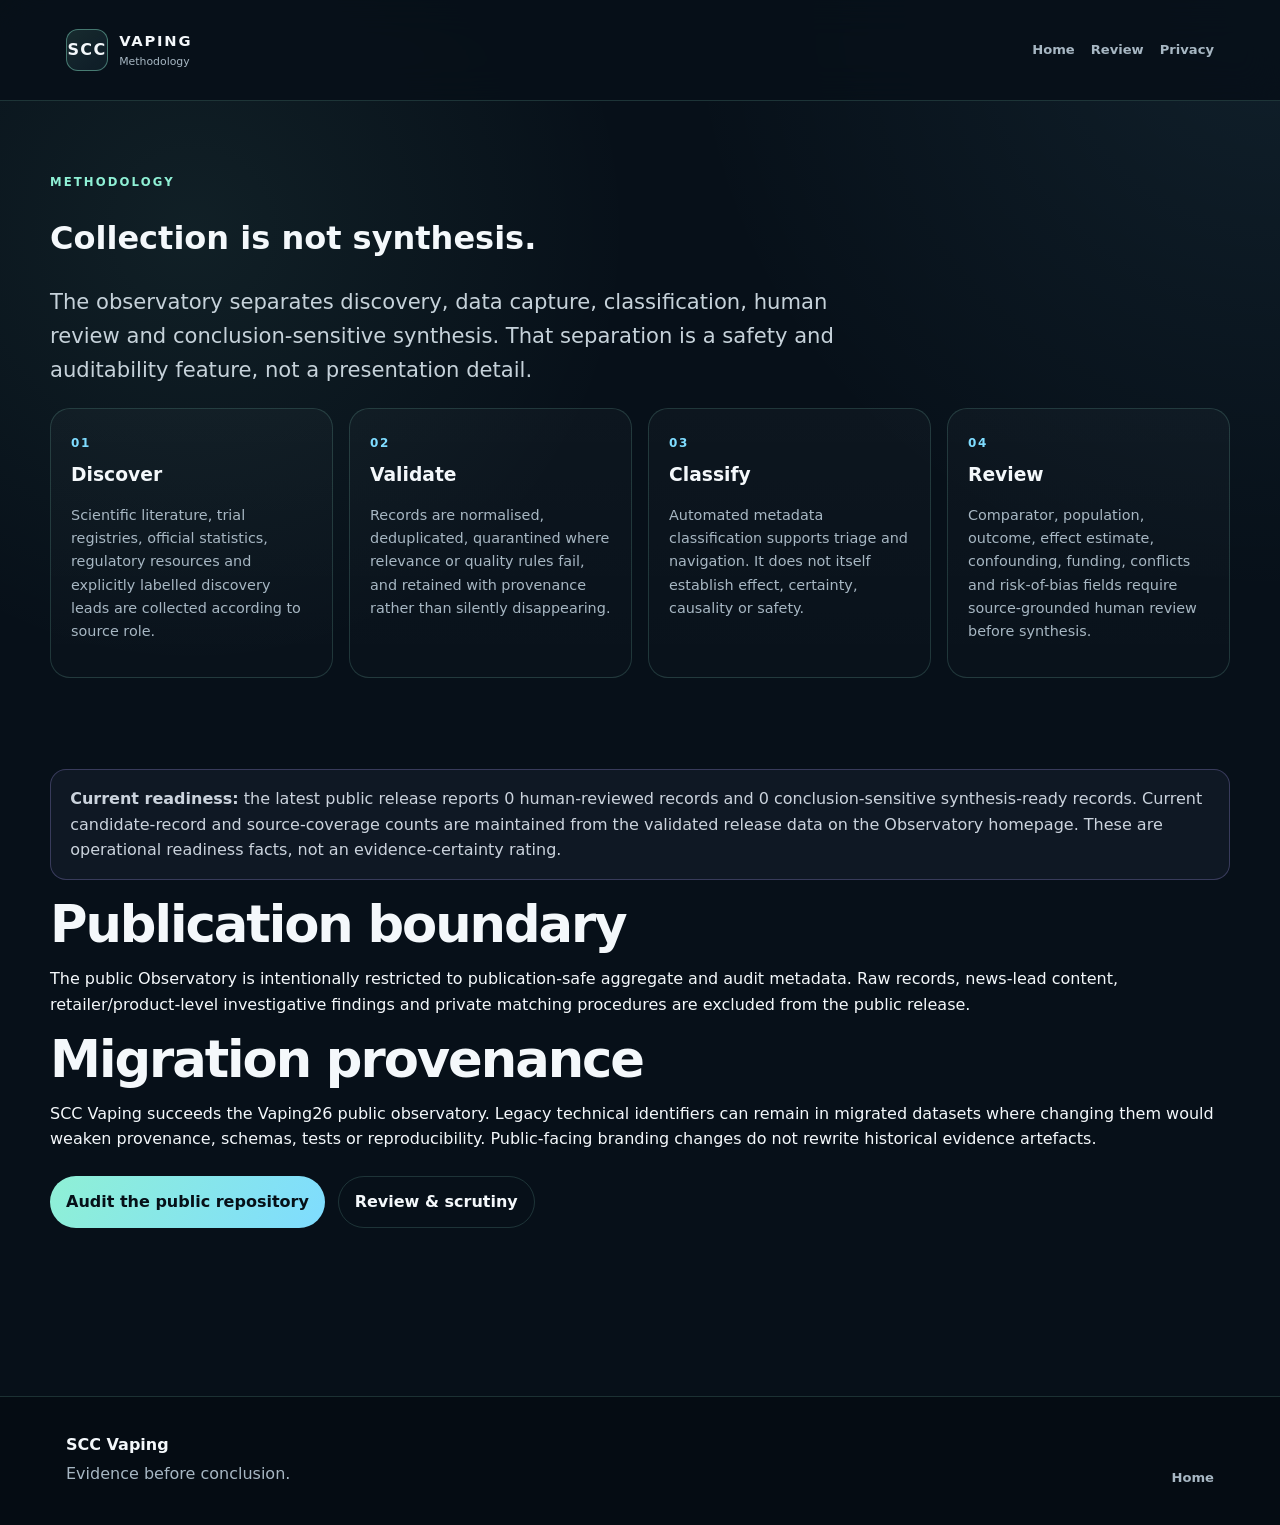
<file: methodology.html>
<!doctype html><html lang="en-GB"><head><meta charset="utf-8"><meta name="viewport" content="width=device-width,initial-scale=1"><title>Methodology — SCC Vaping</title><meta name="description" content="How SCC Vaping collects, validates, reviews and publishes vaping and nicotine evidence."><link rel="canonical" href="https://sccvaping.github.io/observatory/methodology.html"><link rel="stylesheet" href="assets/site.css"></head><body><header class="topbar"><div class="wrap nav"><a class="brand" href="./"><span class="brand-mark">SCC</span><span><strong>VAPING</strong><small>Methodology</small></span></a><nav><a href="./">Home</a><a href="review.html">Review</a><a href="privacy.html">Privacy</a></nav></div></header><main class="wrap section"><p class="eyebrow">Methodology</p><h1>Collection is not synthesis.</h1><p class="lede">The observatory separates discovery, data capture, classification, human review and conclusion-sensitive synthesis. That separation is a safety and auditability feature, not a presentation detail.</p><div class="steps"><article><b>01</b><h3>Discover</h3><p>Scientific literature, trial registries, official statistics, regulatory resources and explicitly labelled discovery leads are collected according to source role.</p></article><article><b>02</b><h3>Validate</h3><p>Records are normalised, deduplicated, quarantined where relevance or quality rules fail, and retained with provenance rather than silently disappearing.</p></article><article><b>03</b><h3>Classify</h3><p>Automated metadata classification supports triage and navigation. It does not itself establish effect, certainty, causality or safety.</p></article><article><b>04</b><h3>Review</h3><p>Comparator, population, outcome, effect estimate, confounding, funding, conflicts and risk-of-bias fields require source-grounded human review before synthesis.</p></article></div><section class="section"><div class="notice"><strong>Current readiness:</strong> the latest public release reports 0 human-reviewed records and 0 conclusion-sensitive synthesis-ready records. Current candidate-record and source-coverage counts are maintained from the validated release data on the Observatory homepage. These are operational readiness facts, not an evidence-certainty rating.</div><h2>Publication boundary</h2><p>The public Observatory is intentionally restricted to publication-safe aggregate and audit metadata. Raw records, news-lead content, retailer/product-level investigative findings and private matching procedures are excluded from the public release.</p><h2>Migration provenance</h2><p>SCC Vaping succeeds the Vaping26 public observatory. Legacy technical identifiers can remain in migrated datasets where changing them would weaken provenance, schemas, tests or reproducibility. Public-facing branding changes do not rewrite historical evidence artefacts.</p><div class="actions"><a class="button" href="https://github.com/sccvaping/observatory">Audit the public repository</a><a class="button ghost" href="review.html">Review &amp; scrutiny</a></div></section></main><footer><div class="wrap footer-grid"><div><strong>SCC Vaping</strong><p>Evidence before conclusion.</p></div><div><a href="./">Home</a></div></div></footer></body></html>
</file>
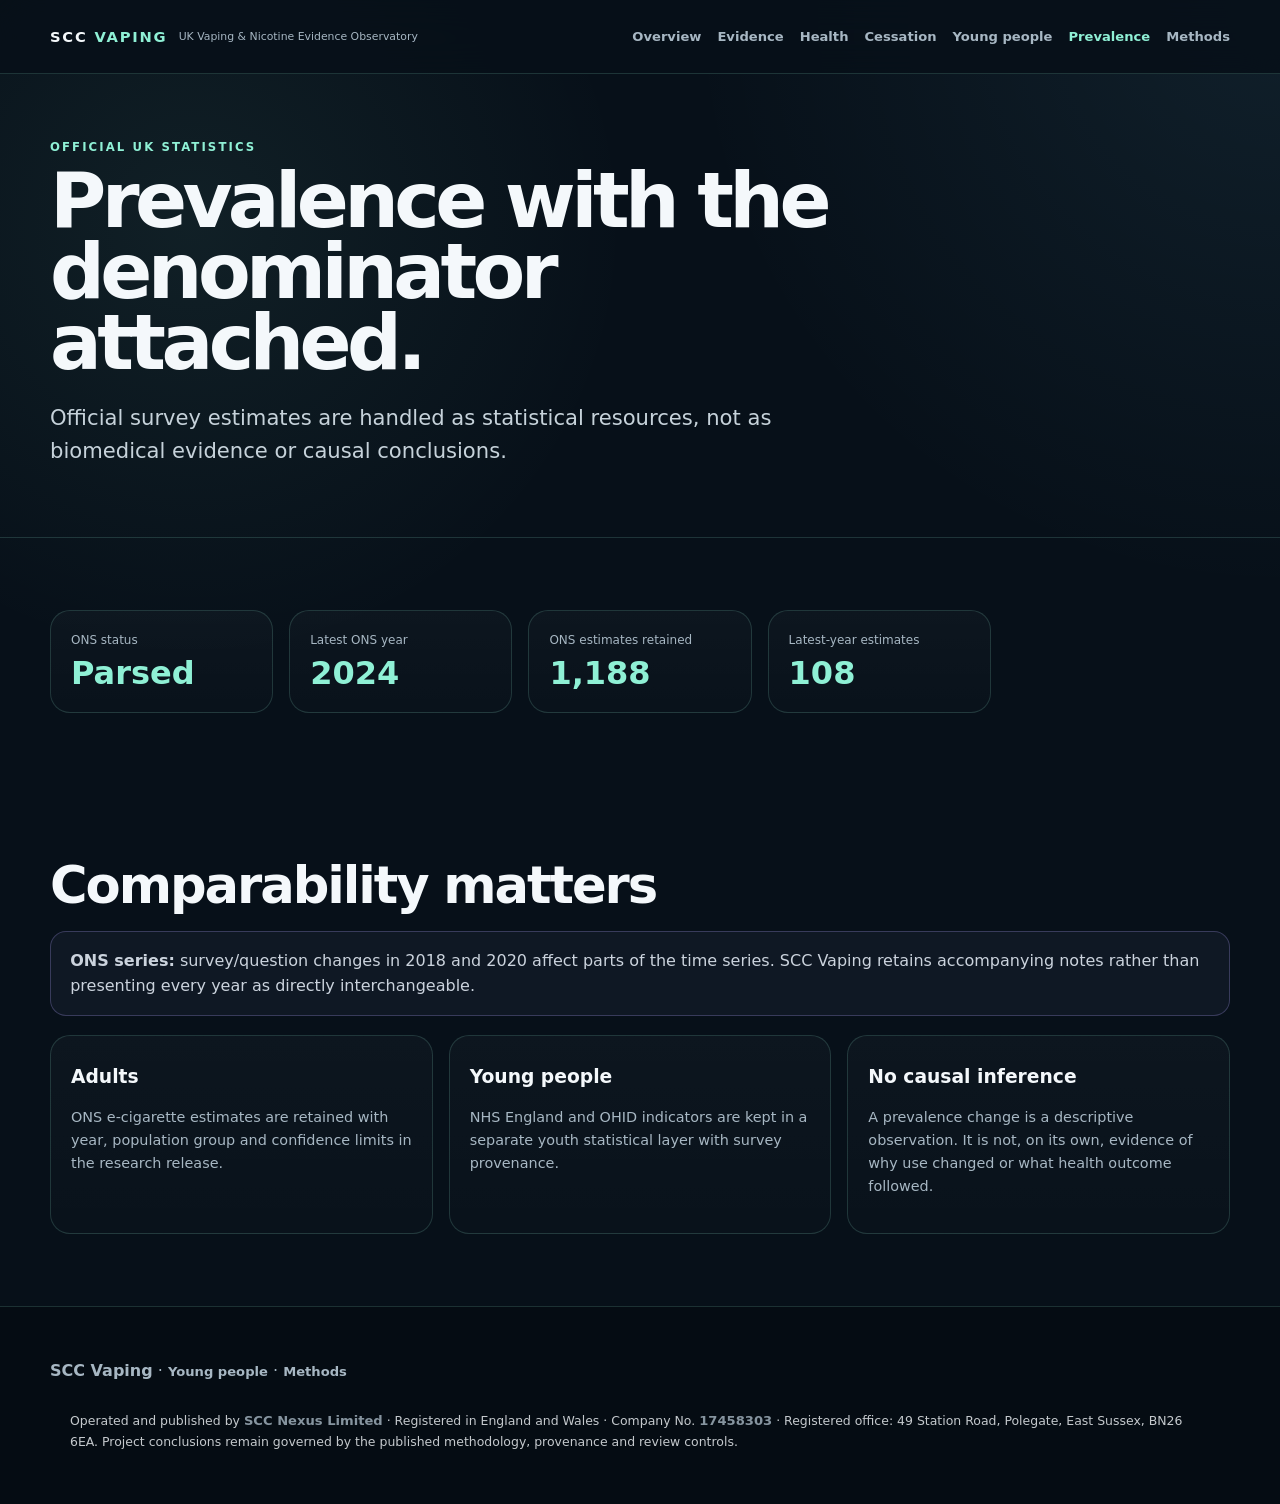
<file: prevalence.html>
<!doctype html><html lang="en-GB"><head><meta charset="utf-8"><meta name="viewport" content="width=device-width,initial-scale=1"><title>UK prevalence — SCC Vaping</title><meta name="description" content="Official UK vaping prevalence resources tracked separately from biomedical evidence."><link rel="stylesheet" href="assets/site.css"><script src="assets/site.js" defer></script></head><body><header><a class="brand" href="index.html"><b>SCC <span>VAPING</span></b><small>UK Vaping &amp; Nicotine Evidence Observatory</small></a><nav><a href="index.html">Overview</a><a href="evidence.html">Evidence</a><a href="health.html">Health</a><a href="cessation.html">Cessation</a><a href="young-people.html">Young people</a><a class="active" href="prevalence.html">Prevalence</a><a href="methodology.html">Methods</a></nav></header><main><section class="hero compact"><p class="eyebrow">Official UK statistics</p><h1>Prevalence with the denominator attached.</h1><p class="lede">Official survey estimates are handled as statistical resources, not as biomedical evidence or causal conclusions.</p></section><section class="section"><div class="stats"><article><span>ONS status</span><strong id="ons-status">Parsed</strong></article><article><span>Latest ONS year</span><strong id="ons-latest-year">2024</strong></article><article><span>ONS estimates retained</span><strong id="ons-estimate-count">1,188</strong></article><article><span>Latest-year estimates</span><strong id="ons-latest-year-count">108</strong></article></div></section><section class="section"><h2>Comparability matters</h2><div class="notice"><strong>ONS series:</strong> survey/question changes in 2018 and 2020 affect parts of the time series. SCC Vaping retains accompanying notes rather than presenting every year as directly interchangeable.</div><div class="cards"><article><h3>Adults</h3><p>ONS e-cigarette estimates are retained with year, population group and confidence limits in the research release.</p></article><article><h3>Young people</h3><p>NHS England and OHID indicators are kept in a separate youth statistical layer with survey provenance.</p></article><article><h3>No causal inference</h3><p>A prevalence change is a descriptive observation. It is not, on its own, evidence of why use changed or what health outcome followed.</p></article></div></section></main><footer><p><strong>SCC Vaping</strong> · <a href="young-people.html">Young people</a> · <a href="methodology.html">Methods</a></p></footer></body></html>
</file>
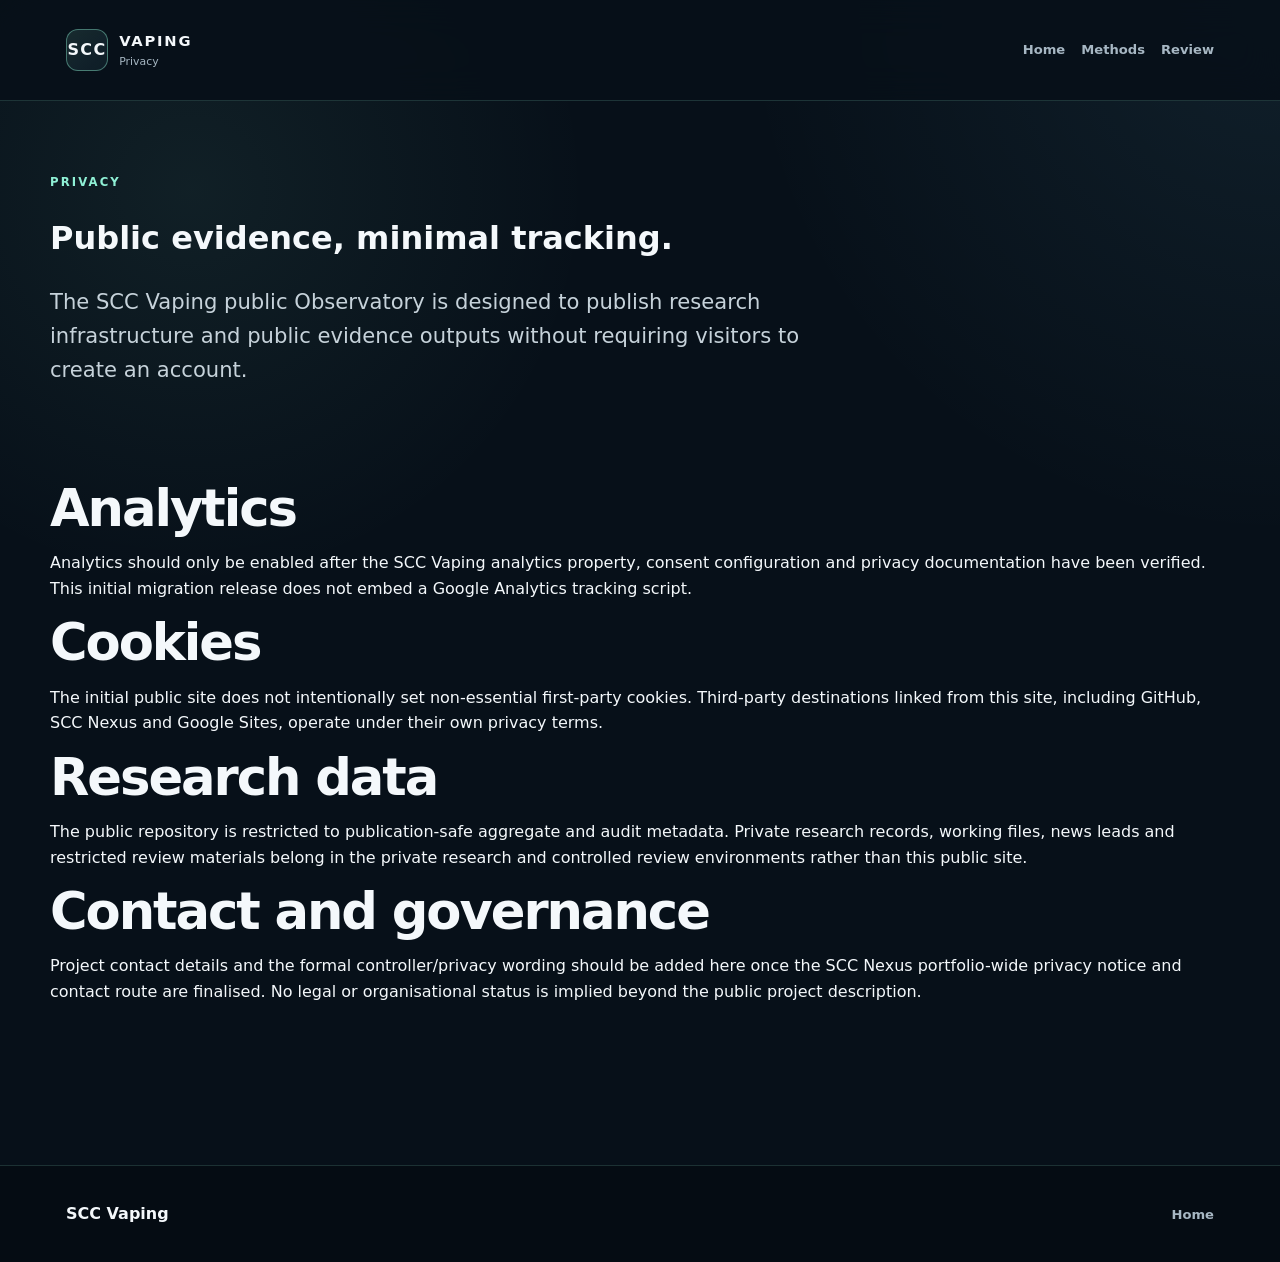
<file: privacy.html>
<!doctype html><html lang="en-GB"><head><meta charset="utf-8"><meta name="viewport" content="width=device-width,initial-scale=1"><title>Privacy — SCC Vaping</title><meta name="description" content="Privacy information for the SCC Vaping public observatory."><link rel="canonical" href="https://sccvaping.github.io/observatory/privacy.html"><link rel="stylesheet" href="assets/site.css"></head><body><header class="topbar"><div class="wrap nav"><a class="brand" href="./"><span class="brand-mark">SCC</span><span><strong>VAPING</strong><small>Privacy</small></span></a><nav><a href="./">Home</a><a href="methodology.html">Methods</a><a href="review.html">Review</a></nav></div></header><main class="wrap section"><p class="eyebrow">Privacy</p><h1>Public evidence, minimal tracking.</h1><p class="lede">The SCC Vaping public Observatory is designed to publish research infrastructure and public evidence outputs without requiring visitors to create an account.</p><section class="section"><h2>Analytics</h2><p>Analytics should only be enabled after the SCC Vaping analytics property, consent configuration and privacy documentation have been verified. This initial migration release does not embed a Google Analytics tracking script.</p><h2>Cookies</h2><p>The initial public site does not intentionally set non-essential first-party cookies. Third-party destinations linked from this site, including GitHub, SCC Nexus and Google Sites, operate under their own privacy terms.</p><h2>Research data</h2><p>The public repository is restricted to publication-safe aggregate and audit metadata. Private research records, working files, news leads and restricted review materials belong in the private research and controlled review environments rather than this public site.</p><h2>Contact and governance</h2><p>Project contact details and the formal controller/privacy wording should be added here once the SCC Nexus portfolio-wide privacy notice and contact route are finalised. No legal or organisational status is implied beyond the public project description.</p></section></main><footer><div class="wrap footer-grid"><div><strong>SCC Vaping</strong></div><div><a href="./">Home</a></div></div></footer></body></html>
</file>
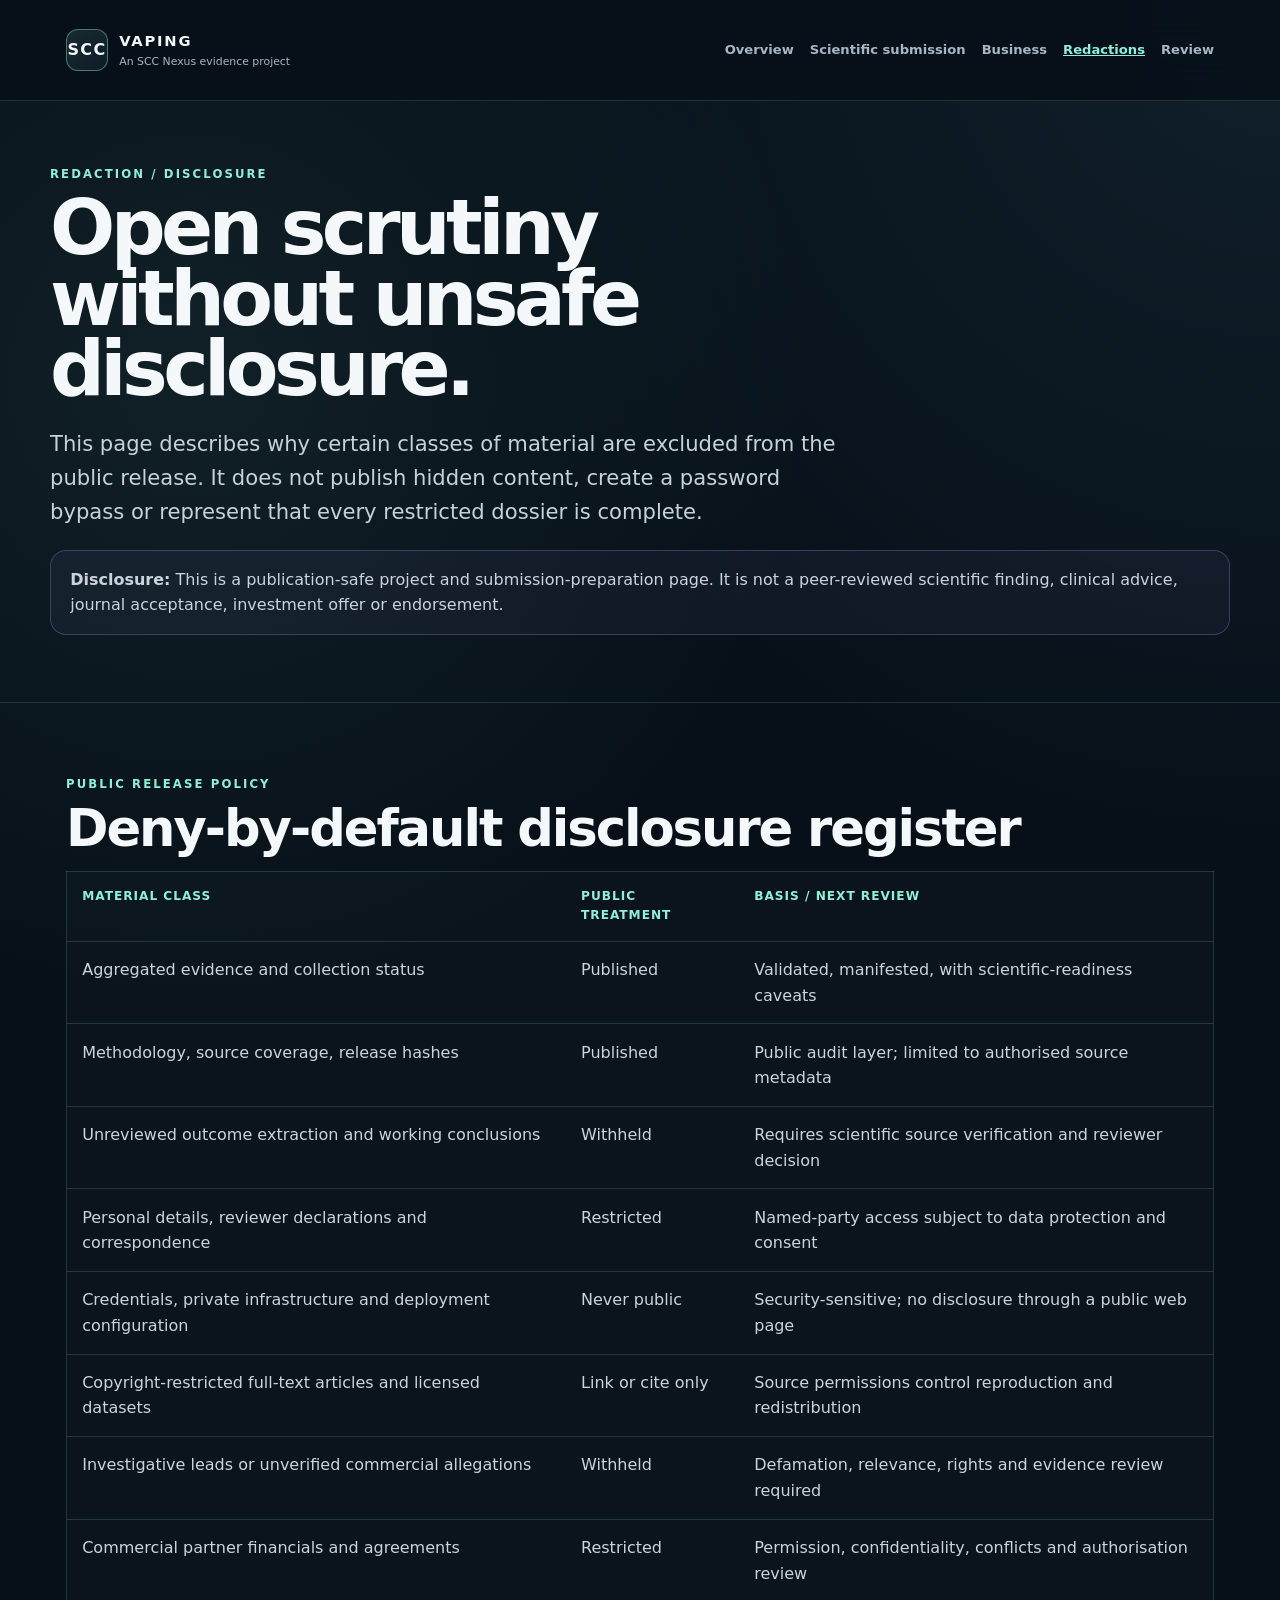
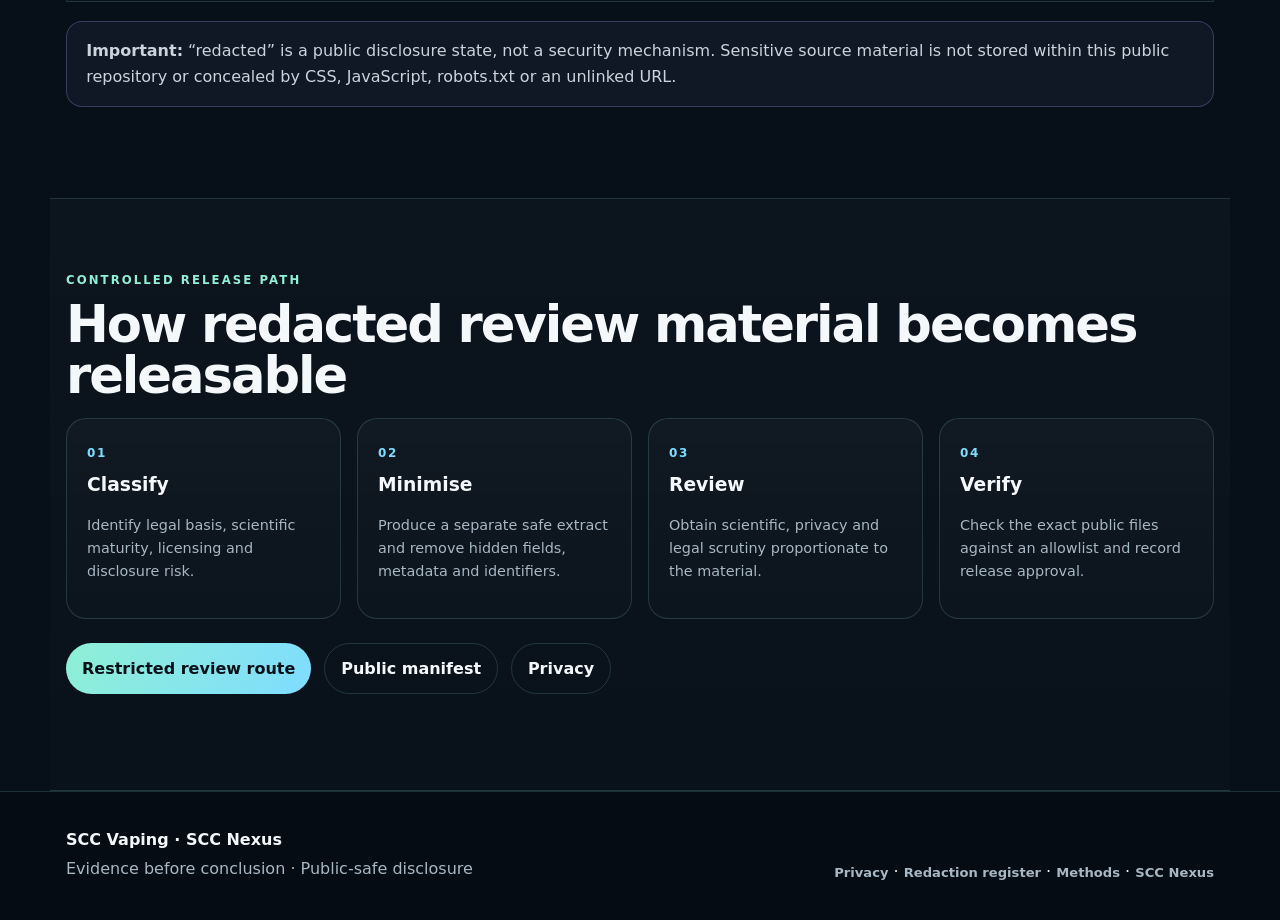
<file: redactions.html>
<!doctype html>
<html lang="en-GB"><head>
<meta charset="utf-8"><meta name="viewport" content="width=device-width,initial-scale=1">
<meta name="theme-color" content="#071019"><meta name="robots" content="index,follow">
<title>Public redaction and disclosure register — SCC Vaping</title><meta name="description" content="Public-safe release boundary describing available, restricted and withheld SCC Vaping research material and how independent access is governed.">
<link rel="canonical" href="https://sccvaping.github.io/observatory/redactions.html">
<meta property="og:type" content="website"><meta property="og:title" content="Public redaction and disclosure register — SCC Vaping">
<meta property="og:description" content="Public-safe release boundary describing available, restricted and withheld SCC Vaping research material and how independent access is governed."><meta property="og:url" content="https://sccvaping.github.io/observatory/redactions.html">
<link rel="stylesheet" href="assets/site.css"><link rel="stylesheet" href="assets/submission.css">
<script src="assets/submission-status.js" defer></script></head>
<body><a class="skip" href="#main">Skip to content</a>
<header class="topbar"><div class="wrap nav"><a class="brand" href="./" aria-label="SCC Vaping home"><span class="brand-mark">SCC</span><span><strong>VAPING</strong><small>An SCC Nexus evidence project</small></span></a><nav aria-label="Submission navigation">
<a href="./">Overview</a><a href="submission.html">Scientific submission</a><a href="business.html">Business</a><a href="redactions.html" aria-current="page">Redactions</a><a href="review.html">Review</a></nav></div></header>
<main id="main"><section class="hero compact"><p class="eyebrow">Redaction / disclosure</p><h1>Open scrutiny without unsafe disclosure.</h1><p class="lede">This page describes why certain classes of material are excluded from the public release. It does not publish hidden content, create a password bypass or represent that every restricted dossier is complete.</p>
<div class="notice" role="note"><strong>Disclosure:</strong> This is a publication-safe project and submission-preparation page. It is not a peer-reviewed scientific finding, clinical advice, journal acceptance, investment offer or endorsement.</div></section>

<section class="section wrap" id="redaction-boundary"><p class="eyebrow">Public release policy</p><h2>Deny-by-default disclosure register</h2>
<table class="portal-table"><thead><tr><th>Material class</th><th>Public treatment</th><th>Basis / next review</th></tr></thead><tbody>
<tr><td>Aggregated evidence and collection status</td><td>Published</td><td>Validated, manifested, with scientific-readiness caveats</td></tr>
<tr><td>Methodology, source coverage, release hashes</td><td>Published</td><td>Public audit layer; limited to authorised source metadata</td></tr>
<tr><td>Unreviewed outcome extraction and working conclusions</td><td>Withheld</td><td>Requires scientific source verification and reviewer decision</td></tr>
<tr><td>Personal details, reviewer declarations and correspondence</td><td>Restricted</td><td>Named-party access subject to data protection and consent</td></tr>
<tr><td>Credentials, private infrastructure and deployment configuration</td><td>Never public</td><td>Security-sensitive; no disclosure through a public web page</td></tr>
<tr><td>Copyright-restricted full-text articles and licensed datasets</td><td>Link or cite only</td><td>Source permissions control reproduction and redistribution</td></tr>
<tr><td>Investigative leads or unverified commercial allegations</td><td>Withheld</td><td>Defamation, relevance, rights and evidence review required</td></tr>
<tr><td>Commercial partner financials and agreements</td><td>Restricted</td><td>Permission, confidentiality, conflicts and authorisation review</td></tr>
</tbody></table>
<div class="notice"><strong>Important:</strong> “redacted” is a public disclosure state, not a security mechanism. Sensitive source material is not stored within this public repository or concealed by CSS, JavaScript, robots.txt or an unlinked URL.</div>
</section>
<section class="section alt"><div class="wrap"><p class="eyebrow">Controlled release path</p><h2>How redacted review material becomes releasable</h2><div class="steps">
<article><b>01</b><h3>Classify</h3><p>Identify legal basis, scientific maturity, licensing and disclosure risk.</p></article>
<article><b>02</b><h3>Minimise</h3><p>Produce a separate safe extract and remove hidden fields, metadata and identifiers.</p></article>
<article><b>03</b><h3>Review</h3><p>Obtain scientific, privacy and legal scrutiny proportionate to the material.</p></article>
<article><b>04</b><h3>Verify</h3><p>Check the exact public files against an allowlist and record release approval.</p></article>
</div><div class="actions"><a class="button" href="review.html">Restricted review route</a><a class="button ghost" href="provenance/publication_manifest.json">Public manifest</a><a class="button ghost" href="privacy.html">Privacy</a></div></div></section></main>
<footer><div class="wrap footer-grid"><div><strong>SCC Vaping · SCC Nexus</strong><p>Evidence before conclusion · Public-safe disclosure</p></div><div><a href="privacy.html">Privacy</a> · <a href="redactions.html">Redaction register</a> · <a href="methodology.html">Methods</a> · <a href="https://sccnexus.co.uk/projects/scc-vaping.html">SCC Nexus</a></div></div></footer>
</body></html>
</file>
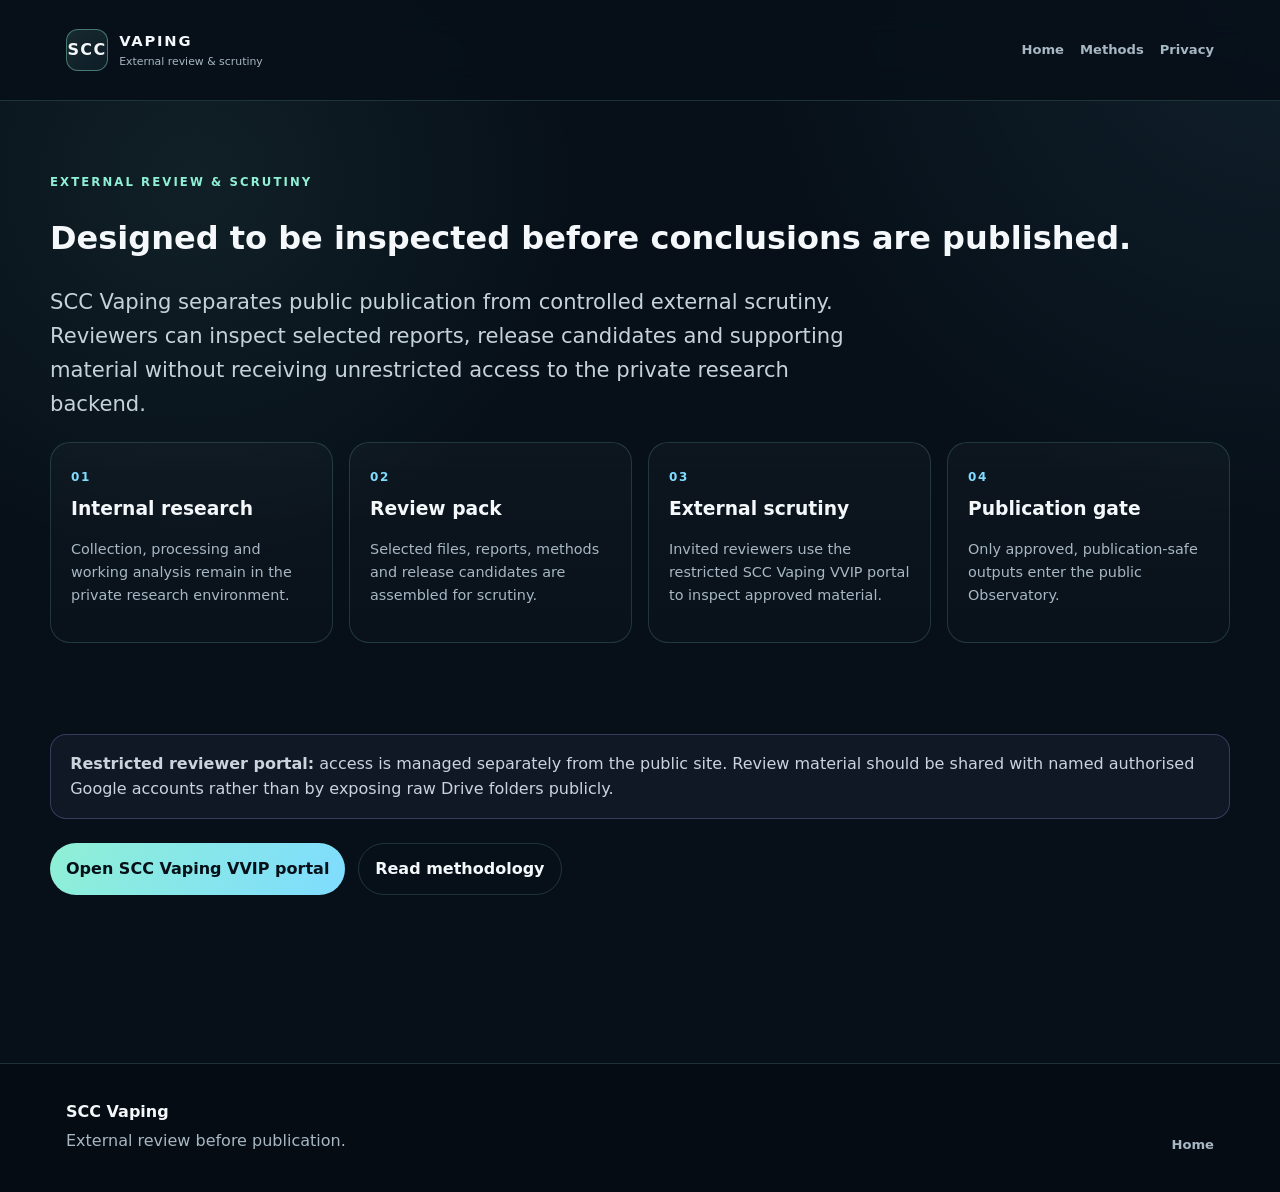
<file: review.html>
<!doctype html><html lang="en-GB"><head><meta charset="utf-8"><meta name="viewport" content="width=device-width,initial-scale=1"><title>External Review & Scrutiny — SCC Vaping</title><meta name="description" content="Independent review and scrutiny framework for SCC Vaping."><link rel="canonical" href="https://sccvaping.github.io/observatory/review.html"><link rel="stylesheet" href="assets/site.css"></head><body><header class="topbar"><div class="wrap nav"><a class="brand" href="./"><span class="brand-mark">SCC</span><span><strong>VAPING</strong><small>External review &amp; scrutiny</small></span></a><nav><a href="./">Home</a><a href="methodology.html">Methods</a><a href="privacy.html">Privacy</a></nav></div></header><main class="wrap section"><p class="eyebrow">External review &amp; scrutiny</p><h1>Designed to be inspected before conclusions are published.</h1><p class="lede">SCC Vaping separates public publication from controlled external scrutiny. Reviewers can inspect selected reports, release candidates and supporting material without receiving unrestricted access to the private research backend.</p><div class="steps"><article><b>01</b><h3>Internal research</h3><p>Collection, processing and working analysis remain in the private research environment.</p></article><article><b>02</b><h3>Review pack</h3><p>Selected files, reports, methods and release candidates are assembled for scrutiny.</p></article><article><b>03</b><h3>External scrutiny</h3><p>Invited reviewers use the restricted SCC Vaping VVIP portal to inspect approved material.</p></article><article><b>04</b><h3>Publication gate</h3><p>Only approved, publication-safe outputs enter the public Observatory.</p></article></div><section class="section"><div class="notice"><strong>Restricted reviewer portal:</strong> access is managed separately from the public site. Review material should be shared with named authorised Google accounts rather than by exposing raw Drive folders publicly.</div><div class="actions"><a class="button" href="https://sites.google.com/view/sccvapingvvip/home" rel="nofollow">Open SCC Vaping VVIP portal</a><a class="button ghost" href="methodology.html">Read methodology</a></div></section></main><footer><div class="wrap footer-grid"><div><strong>SCC Vaping</strong><p>External review before publication.</p></div><div><a href="./">Home</a></div></div></footer></body></html>
</file>
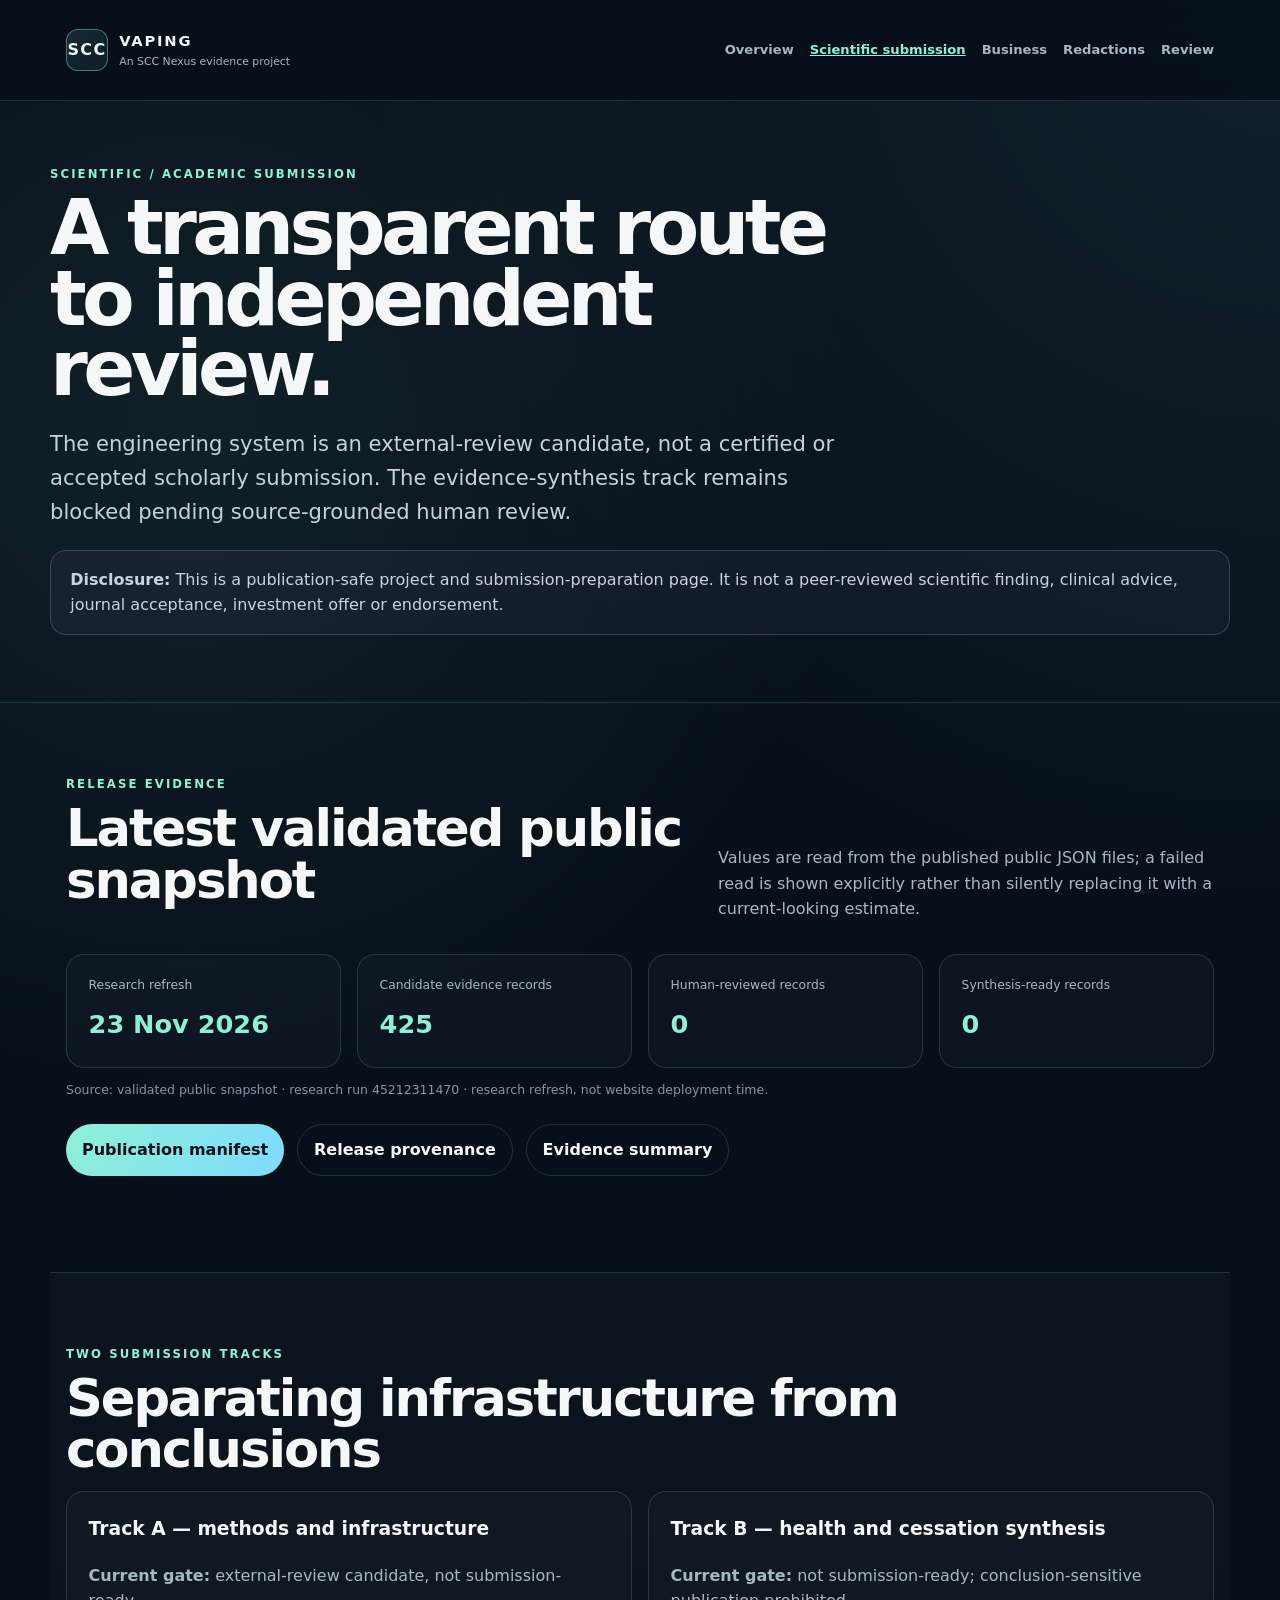
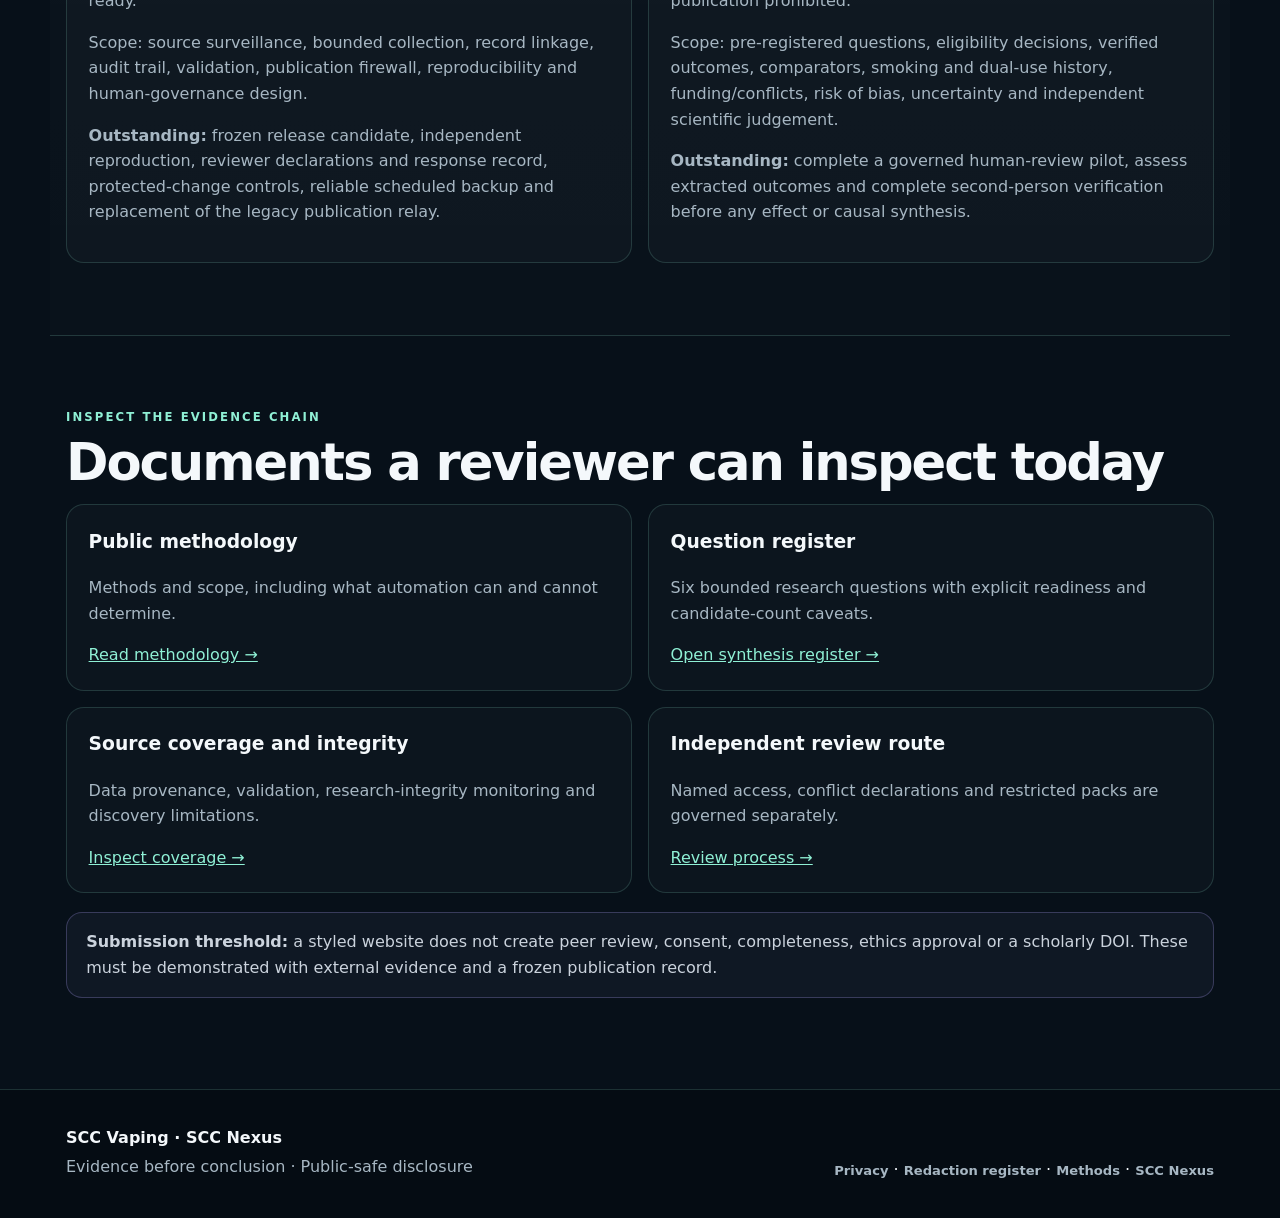
<file: submission.html>
<!doctype html>
<html lang="en-GB"><head>
<meta charset="utf-8"><meta name="viewport" content="width=device-width,initial-scale=1">
<meta name="theme-color" content="#071019"><meta name="robots" content="index,follow">
<title>Scientific submission readiness — SCC Vaping</title><meta name="description" content="Public scientific and methods submission gateway with source-linked evidence, integrity checks, release provenance and outstanding independent-review requirements.">
<link rel="canonical" href="https://sccvaping.github.io/observatory/submission.html">
<meta property="og:type" content="website"><meta property="og:title" content="Scientific submission readiness — SCC Vaping">
<meta property="og:description" content="Public scientific and methods submission gateway with source-linked evidence, integrity checks, release provenance and outstanding independent-review requirements."><meta property="og:url" content="https://sccvaping.github.io/observatory/submission.html">
<link rel="stylesheet" href="assets/site.css"><link rel="stylesheet" href="assets/submission.css">
<script src="assets/submission-status.js" defer></script></head>
<body><a class="skip" href="#main">Skip to content</a>
<header class="topbar"><div class="wrap nav"><a class="brand" href="./" aria-label="SCC Vaping home"><span class="brand-mark">SCC</span><span><strong>VAPING</strong><small>An SCC Nexus evidence project</small></span></a><nav aria-label="Submission navigation">
<a href="./">Overview</a><a href="submission.html" aria-current="page">Scientific submission</a><a href="business.html">Business</a><a href="redactions.html">Redactions</a><a href="review.html">Review</a></nav></div></header>
<main id="main"><section class="hero compact"><p class="eyebrow">Scientific / academic submission</p><h1>A transparent route to independent review.</h1><p class="lede">The engineering system is an external-review candidate, not a certified or accepted scholarly submission. The evidence-synthesis track remains blocked pending source-grounded human review.</p>
<div class="notice" role="note"><strong>Disclosure:</strong> This is a publication-safe project and submission-preparation page. It is not a peer-reviewed scientific finding, clinical advice, journal acceptance, investment offer or endorsement.</div></section>

<section class="section wrap" data-submission-status><div class="section-head"><div><p class="eyebrow">Release evidence</p><h2>Latest validated public snapshot</h2></div><p>Values are read from the published public JSON files; a failed read is shown explicitly rather than silently replacing it with a current-looking estimate.</p></div>
<div class="portal-metrics">
<article><span>Research refresh</span><strong id="sub-refresh">Checking source…</strong></article>
<article><span>Candidate evidence records</span><strong id="sub-candidates">Checking source…</strong></article>
<article><span>Human-reviewed records</span><strong id="sub-reviewed">Checking source…</strong></article>
<article><span>Synthesis-ready records</span><strong id="sub-ready">Checking source…</strong></article>
</div><p id="sub-data-message" class="micro" role="status" aria-live="polite">Checking published snapshot integrity metadata…</p>
<div class="actions"><a class="button" href="provenance/publication_manifest.json">Publication manifest</a><a class="button ghost" href="provenance/release_evidence.json">Release provenance</a><a class="button ghost" href="evidence/health_evidence_summary.json">Evidence summary</a></div></section>
<section class="section alt"><div class="wrap"><p class="eyebrow">Two submission tracks</p><h2>Separating infrastructure from conclusions</h2><div class="portal-grid">
<article><h3>Track A — methods and infrastructure</h3><p><strong>Current gate:</strong> external-review candidate, not submission-ready.</p><p>Scope: source surveillance, bounded collection, record linkage, audit trail, validation, publication firewall, reproducibility and human-governance design.</p><p><strong>Outstanding:</strong> frozen release candidate, independent reproduction, reviewer declarations and response record, protected-change controls, reliable scheduled backup and replacement of the legacy publication relay.</p></article>
<article><h3>Track B — health and cessation synthesis</h3><p><strong>Current gate:</strong> not submission-ready; conclusion-sensitive publication prohibited.</p><p>Scope: pre-registered questions, eligibility decisions, verified outcomes, comparators, smoking and dual-use history, funding/conflicts, risk of bias, uncertainty and independent scientific judgement.</p><p><strong>Outstanding:</strong> complete a governed human-review pilot, assess extracted outcomes and complete second-person verification before any effect or causal synthesis.</p></article>
</div></div></section>
<section class="section wrap"><p class="eyebrow">Inspect the evidence chain</p><h2>Documents a reviewer can inspect today</h2><div class="portal-grid">
<article><h3>Public methodology</h3><p>Methods and scope, including what automation can and cannot determine.</p><a href="methodology.html">Read methodology →</a></article>
<article><h3>Question register</h3><p>Six bounded research questions with explicit readiness and candidate-count caveats.</p><a href="evidence/synthesis_register.json">Open synthesis register →</a></article>
<article><h3>Source coverage and integrity</h3><p>Data provenance, validation, research-integrity monitoring and discovery limitations.</p><a href="provenance/source_coverage.json">Inspect coverage →</a></article>
<article><h3>Independent review route</h3><p>Named access, conflict declarations and restricted packs are governed separately.</p><a href="review.html">Review process →</a></article>
</div><div class="notice"><strong>Submission threshold:</strong> a styled website does not create peer review, consent, completeness, ethics approval or a scholarly DOI. These must be demonstrated with external evidence and a frozen publication record.</div></section></main>
<footer><div class="wrap footer-grid"><div><strong>SCC Vaping · SCC Nexus</strong><p>Evidence before conclusion · Public-safe disclosure</p></div><div><a href="privacy.html">Privacy</a> · <a href="redactions.html">Redaction register</a> · <a href="methodology.html">Methods</a> · <a href="https://sccnexus.co.uk/projects/scc-vaping.html">SCC Nexus</a></div></div></footer>
</body></html>
</file>
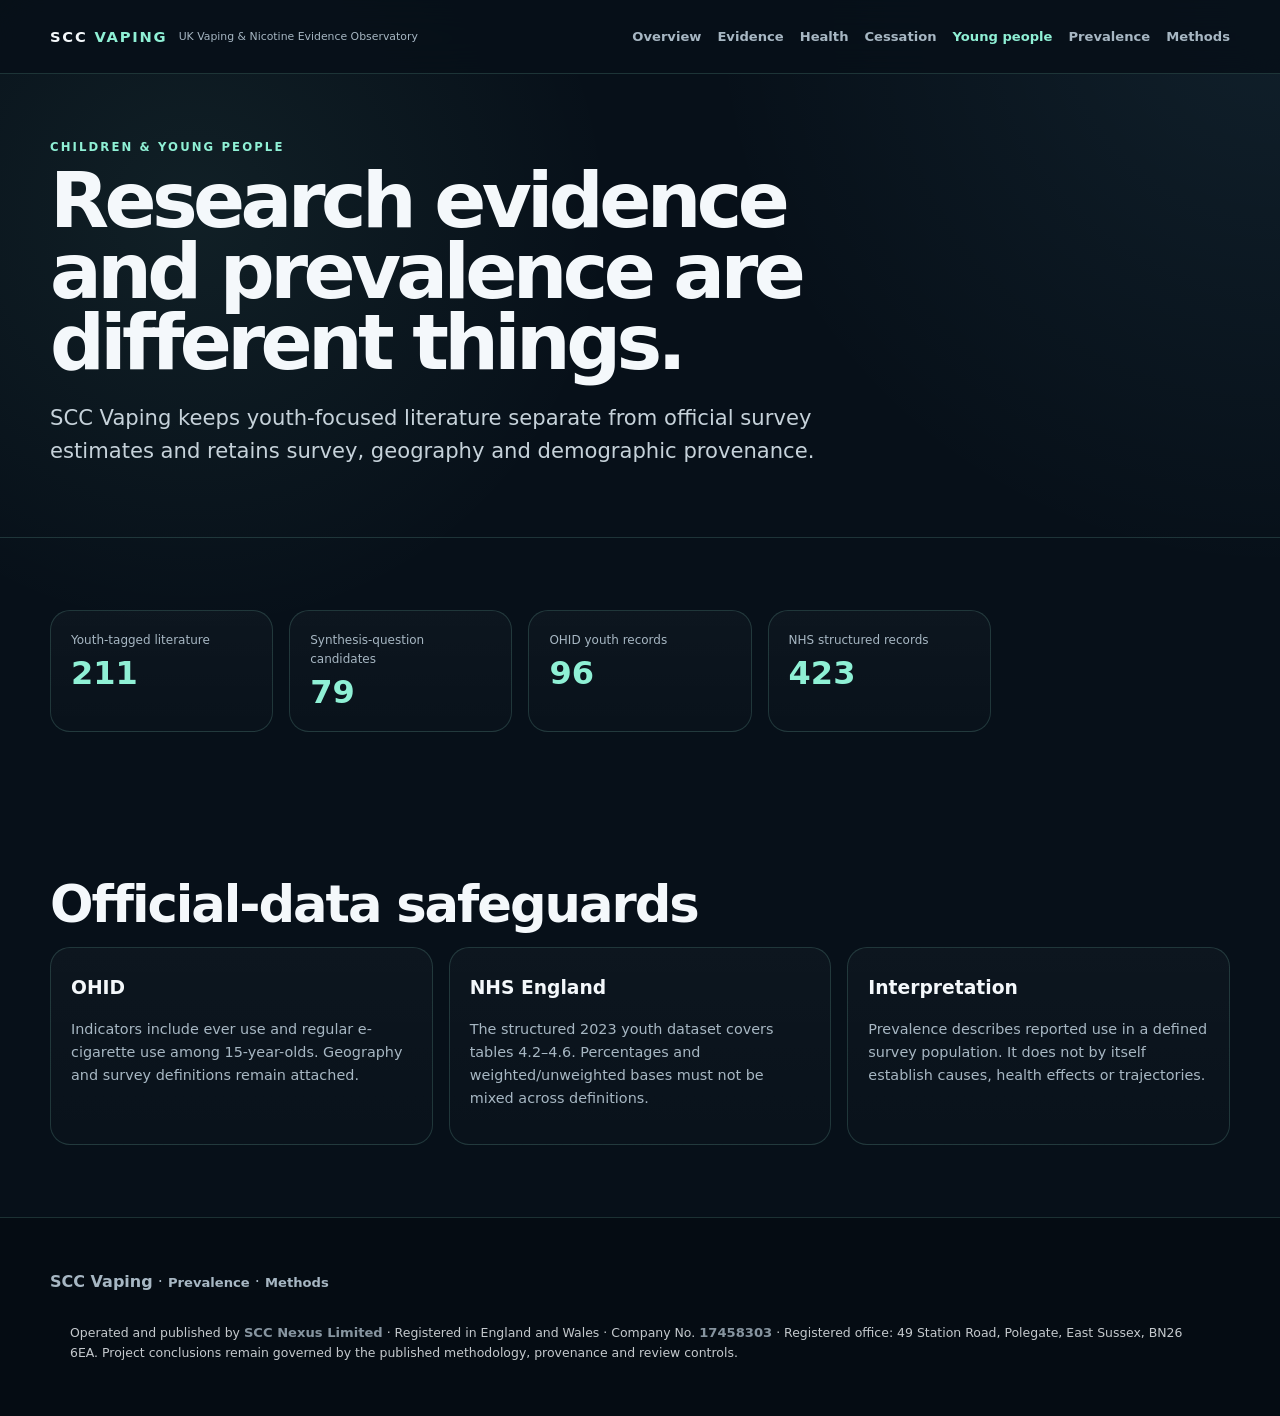
<file: young-people.html>
<!doctype html><html lang="en-GB"><head><meta charset="utf-8"><meta name="viewport" content="width=device-width,initial-scale=1"><title>Young people — SCC Vaping</title><meta name="description" content="Youth vaping evidence and official UK prevalence coverage with provenance and interpretation safeguards."><link rel="stylesheet" href="assets/site.css"><script src="assets/site.js" defer></script></head><body><header><a class="brand" href="index.html"><b>SCC <span>VAPING</span></b><small>UK Vaping &amp; Nicotine Evidence Observatory</small></a><nav><a href="index.html">Overview</a><a href="evidence.html">Evidence</a><a href="health.html">Health</a><a href="cessation.html">Cessation</a><a class="active" href="young-people.html">Young people</a><a href="prevalence.html">Prevalence</a><a href="methodology.html">Methods</a></nav></header><main><section class="hero compact"><p class="eyebrow">Children & young people</p><h1>Research evidence and prevalence are different things.</h1><p class="lede">SCC Vaping keeps youth-focused literature separate from official survey estimates and retains survey, geography and demographic provenance.</p></section><section class="section"><div class="stats"><article><span>Youth-tagged literature</span><strong id="youth-tagged-literature">380</strong></article><article><span>Synthesis-question candidates</span><strong id="youth-synthesis-candidates">189</strong></article><article><span>OHID youth records</span><strong id="ohid-youth-records">96</strong></article><article><span>NHS structured records</span><strong id="nhs-youth-records">423</strong></article></div></section><section class="section"><h2>Official-data safeguards</h2><div class="cards"><article><h3>OHID</h3><p>Indicators include ever use and regular e-cigarette use among 15-year-olds. Geography and survey definitions remain attached.</p></article><article><h3>NHS England</h3><p>The structured 2023 youth dataset covers tables 4.2–4.6. Percentages and weighted/unweighted bases must not be mixed across definitions.</p></article><article><h3>Interpretation</h3><p>Prevalence describes reported use in a defined survey population. It does not by itself establish causes, health effects or trajectories.</p></article></div></section></main><footer><p><strong>SCC Vaping</strong> · <a href="prevalence.html">Prevalence</a> · <a href="methodology.html">Methods</a></p></footer></body></html>
</file>
<file: assets/site.css>
:root{--bg:#071019;--panel:#0b1722;--panel2:#0e1d2a;--line:rgba(150,238,217,.16);--text:#f4f8fb;--muted:#a7b7c3;--mint:#8ff0d5;--cyan:#7fdcff;--violet:#b5a5ff;--amber:#ffc97a;--max:1180px}*{box-sizing:border-box}html{scroll-behavior:smooth}body{margin:0;background:radial-gradient(circle at top right,rgba(127,220,255,.08),transparent 30%),radial-gradient(circle at 15% 15%,rgba(143,240,213,.07),transparent 26%),var(--bg);color:var(--text);font-family:Inter,ui-sans-serif,system-ui,-apple-system,BlinkMacSystemFont,"Segoe UI",sans-serif;line-height:1.6}a{color:var(--mint)}.wrap,main{width:min(var(--max),calc(100% - 2rem));margin:auto}.skip{position:absolute;left:-999px}.skip:focus{left:1rem;top:1rem;z-index:99;background:#fff;color:#000;padding:.7rem 1rem}.topbar,body>header{position:sticky;top:0;z-index:50;background:rgba(7,16,25,.9);backdrop-filter:blur(18px);border-bottom:1px solid var(--line)}body>header{min-height:74px;padding:.8rem max(1rem,calc((100vw - var(--max))/2));display:flex;align-items:center;justify-content:space-between;gap:1.2rem}.nav{min-height:74px;display:flex;align-items:center;justify-content:space-between;gap:1.2rem}.brand{display:flex;align-items:center;gap:.7rem;color:var(--text);text-decoration:none}.brand-mark{display:grid;place-items:center;width:42px;height:42px;border:1px solid rgba(143,240,213,.42);border-radius:12px;background:linear-gradient(135deg,rgba(143,240,213,.12),rgba(127,220,255,.06));font-weight:900;letter-spacing:.08em}.brand strong,.brand b{display:block;letter-spacing:.12em;font-size:.92rem}.brand b span{color:var(--mint)}.brand small{display:block;color:var(--muted);font-size:.68rem}.nav nav,body>header nav{display:flex;gap:1rem;flex-wrap:wrap}.nav nav a,body>header nav a,footer a{color:var(--muted);text-decoration:none;font-size:.82rem;font-weight:700}.nav nav a:hover,body>header nav a:hover,body>header nav a.active,footer a:hover{color:var(--mint)}.hero{padding:6rem 0 4.5rem;border-bottom:1px solid var(--line)}main>.hero{margin-left:calc(50% - 50vw);margin-right:calc(50% - 50vw);padding-left:max(1rem,calc((100vw - var(--max))/2));padding-right:max(1rem,calc((100vw - var(--max))/2))}.hero.compact{padding-top:4rem;padding-bottom:3rem}.hero-grid{display:grid;grid-template-columns:1.2fr .8fr;gap:3rem;align-items:center}.eyebrow{margin:0 0 .6rem;text-transform:uppercase;letter-spacing:.18em;color:var(--mint);font-size:.73rem;font-weight:900}.hero h1{font-size:clamp(3rem,8vw,6.7rem);line-height:.92;letter-spacing:-.06em;margin:.25rem 0 1.4rem;max-width:10ch}.compact h1{font-size:clamp(2.6rem,6vw,5rem);max-width:15ch}.lede,.intro{font-size:clamp(1.03rem,2vw,1.32rem);color:#c6d2da;max-width:800px}.intro{font-size:1rem}.micro{font-size:.78rem;color:#8396a4}.actions{display:flex;gap:.8rem;flex-wrap:wrap;margin:1.5rem 0}.button{display:inline-flex;align-items:center;justify-content:center;min-height:48px;padding:.75rem 1rem;border-radius:999px;background:linear-gradient(120deg,var(--mint),var(--cyan));color:#061018;text-decoration:none;font-weight:900}.button.ghost{background:transparent;color:var(--text);border:1px solid var(--line)}.pulse{background:linear-gradient(180deg,rgba(18,36,51,.9),rgba(10,24,35,.9));border:1px solid var(--line);border-radius:24px;padding:1.1rem;box-shadow:0 24px 70px rgba(0,0,0,.25)}.pulse-head{display:flex;justify-content:space-between;color:var(--muted);font-size:.75rem;font-weight:800;text-transform:uppercase;letter-spacing:.12em}.status-dot{color:var(--mint)}.pulse-grid{display:grid;grid-template-columns:1fr 1fr;gap:.7rem;margin-top:1rem}.pulse article{background:rgba(255,255,255,.025);border:1px solid var(--line);border-radius:16px;padding:1rem;min-height:140px}.pulse article.gate{border-color:rgba(255,201,122,.28)}.pulse article span,.pulse article small{display:block;color:var(--muted);font-size:.74rem}.pulse article strong{display:block;font-size:2rem;line-height:1.1;margin:.35rem 0}.refresh{font-size:.75rem;color:var(--muted);margin:.9rem .2rem .1rem}.section{padding:4.5rem 0}.section.alt{background:linear-gradient(180deg,rgba(255,255,255,.018),rgba(255,255,255,.008));border-top:1px solid var(--line);border-bottom:1px solid var(--line)}.section h2,.section-head h2{font-size:clamp(2rem,4vw,3.4rem);line-height:1;letter-spacing:-.04em;margin:.2rem 0 1rem}.section-head{display:grid;grid-template-columns:1fr .8fr;gap:2rem;align-items:end;margin-bottom:2rem}.section-head>p{color:var(--muted);margin:0}.fact-grid,.domain-grid,.steps,.cards,.stats{display:grid;gap:1rem}.fact-grid{grid-template-columns:repeat(3,1fr)}.domain-grid,.steps{grid-template-columns:repeat(4,1fr)}.cards{grid-template-columns:repeat(3,1fr)}.stats{grid-template-columns:repeat(5,1fr)}.stats article,.cards article,.fact-grid article,.domain-grid article,.steps article{background:linear-gradient(180deg,rgba(255,255,255,.027),rgba(255,255,255,.012));border:1px solid var(--line);border-radius:20px;padding:1.25rem}.stats span{display:block;color:var(--muted);font-size:.75rem}.stats strong{display:block;color:var(--mint);font-size:2rem;line-height:1.15;margin-top:.3rem}.cards p,.fact-grid p,.domain-grid p,.steps p{color:var(--muted);font-size:.9rem}.fact-grid b{font-size:2.4rem;letter-spacing:-.05em;color:var(--mint)}.fact-grid h3,.steps h3,.cards h3{margin:.35rem 0}.domain-grid span{display:block;color:var(--mint);font-size:.72rem;text-transform:uppercase;letter-spacing:.12em;font-weight:900}.domain-grid strong{display:block;font-size:1.25rem;line-height:1.2;margin:.45rem 0}.notice{margin:1.2rem 0;padding:1rem 1.2rem;border:1px solid rgba(181,165,255,.25);background:rgba(181,165,255,.05);border-radius:16px;color:#cbd3dd}.steps b{color:var(--cyan);font-size:.75rem;letter-spacing:.14em}.bars{max-width:850px}.bar-row{display:grid;grid-template-columns:180px 1fr 60px;gap:.8rem;align-items:center;margin:.7rem 0}.bar-row>span{font-size:.82rem;color:var(--muted)}.bar-row i{height:10px;background:rgba(255,255,255,.06);border-radius:999px;overflow:hidden}.bar-row i b{display:block;height:100%;background:linear-gradient(90deg,var(--mint),var(--cyan));border-radius:999px}.bar-row>strong{text-align:right}.table-wrap{overflow-x:auto}table{width:100%;border-collapse:collapse;background:rgba(255,255,255,.015);border:1px solid var(--line)}th,td{text-align:left;padding:.8rem;border-bottom:1px solid var(--line)}th{color:var(--mint);font-size:.76rem;text-transform:uppercase;letter-spacing:.08em}td{color:#cbd3dd}.lower{margin-top:1.5rem}footer{border-top:1px solid var(--line);padding:2.2rem max(1rem,calc((100vw - var(--max))/2));background:#050c13}footer p{color:var(--muted)}.footer-grid{display:flex;justify-content:space-between;gap:2rem;align-items:flex-end}.footer-grid p{margin:.2rem 0;color:var(--muted)}@media(max-width:900px){.hero-grid,.section-head{grid-template-columns:1fr}.fact-grid,.cards{grid-template-columns:1fr 1fr}.domain-grid,.steps{grid-template-columns:1fr 1fr}.stats{grid-template-columns:repeat(2,1fr)}.nav nav{display:none}body>header{align-items:flex-start;flex-direction:column}body>header nav{gap:.65rem}}@media(max-width:600px){.hero{padding:4rem 0 3rem}.pulse-grid,.fact-grid,.domain-grid,.steps,.cards,.stats{grid-template-columns:1fr}.footer-grid{display:block}.footer-grid>div+div{margin-top:1rem}.section{padding:3.5rem 0}.hero h1{font-size:3.4rem}.bar-row{grid-template-columns:120px 1fr 45px;font-size:.75rem}}
</file>
<file: assets/submission.css>
/* Scope: public-safe scientific, commercial and redaction gateways. */
.portal-metrics,.portal-grid{display:grid;grid-template-columns:repeat(2,minmax(0,1fr));gap:1rem}
.portal-metrics{grid-template-columns:repeat(4,minmax(0,1fr))}
.portal-metrics article,.portal-grid article{padding:1.35rem;border-radius:18px;border:1px solid var(--line);background:rgba(255,255,255,.025)}
.portal-metrics span{display:block;font-size:.77rem;color:var(--muted)}
.portal-metrics strong{display:block;margin-top:.5rem;font-size:clamp(1rem,2vw,1.75rem);overflow-wrap:anywhere;color:var(--mint)}
.portal-grid h3{margin-top:0}
.portal-grid p{color:var(--muted)}
.portal-table{width:100%;border-collapse:collapse}
.portal-table th,.portal-table td{text-align:left;vertical-align:top;padding:.95rem;border-bottom:1px solid var(--line)}
.portal-table th{color:var(--mint)}
[aria-current=page]{color:var(--mint)!important;text-decoration:underline!important}
@media(max-width:850px){.portal-metrics{grid-template-columns:repeat(2,minmax(0,1fr))}.portal-table{display:block;overflow-x:auto}}
@media(max-width:590px){.portal-metrics,.portal-grid{grid-template-columns:1fr}.portal-table{font-size:.84rem}}
</file>
